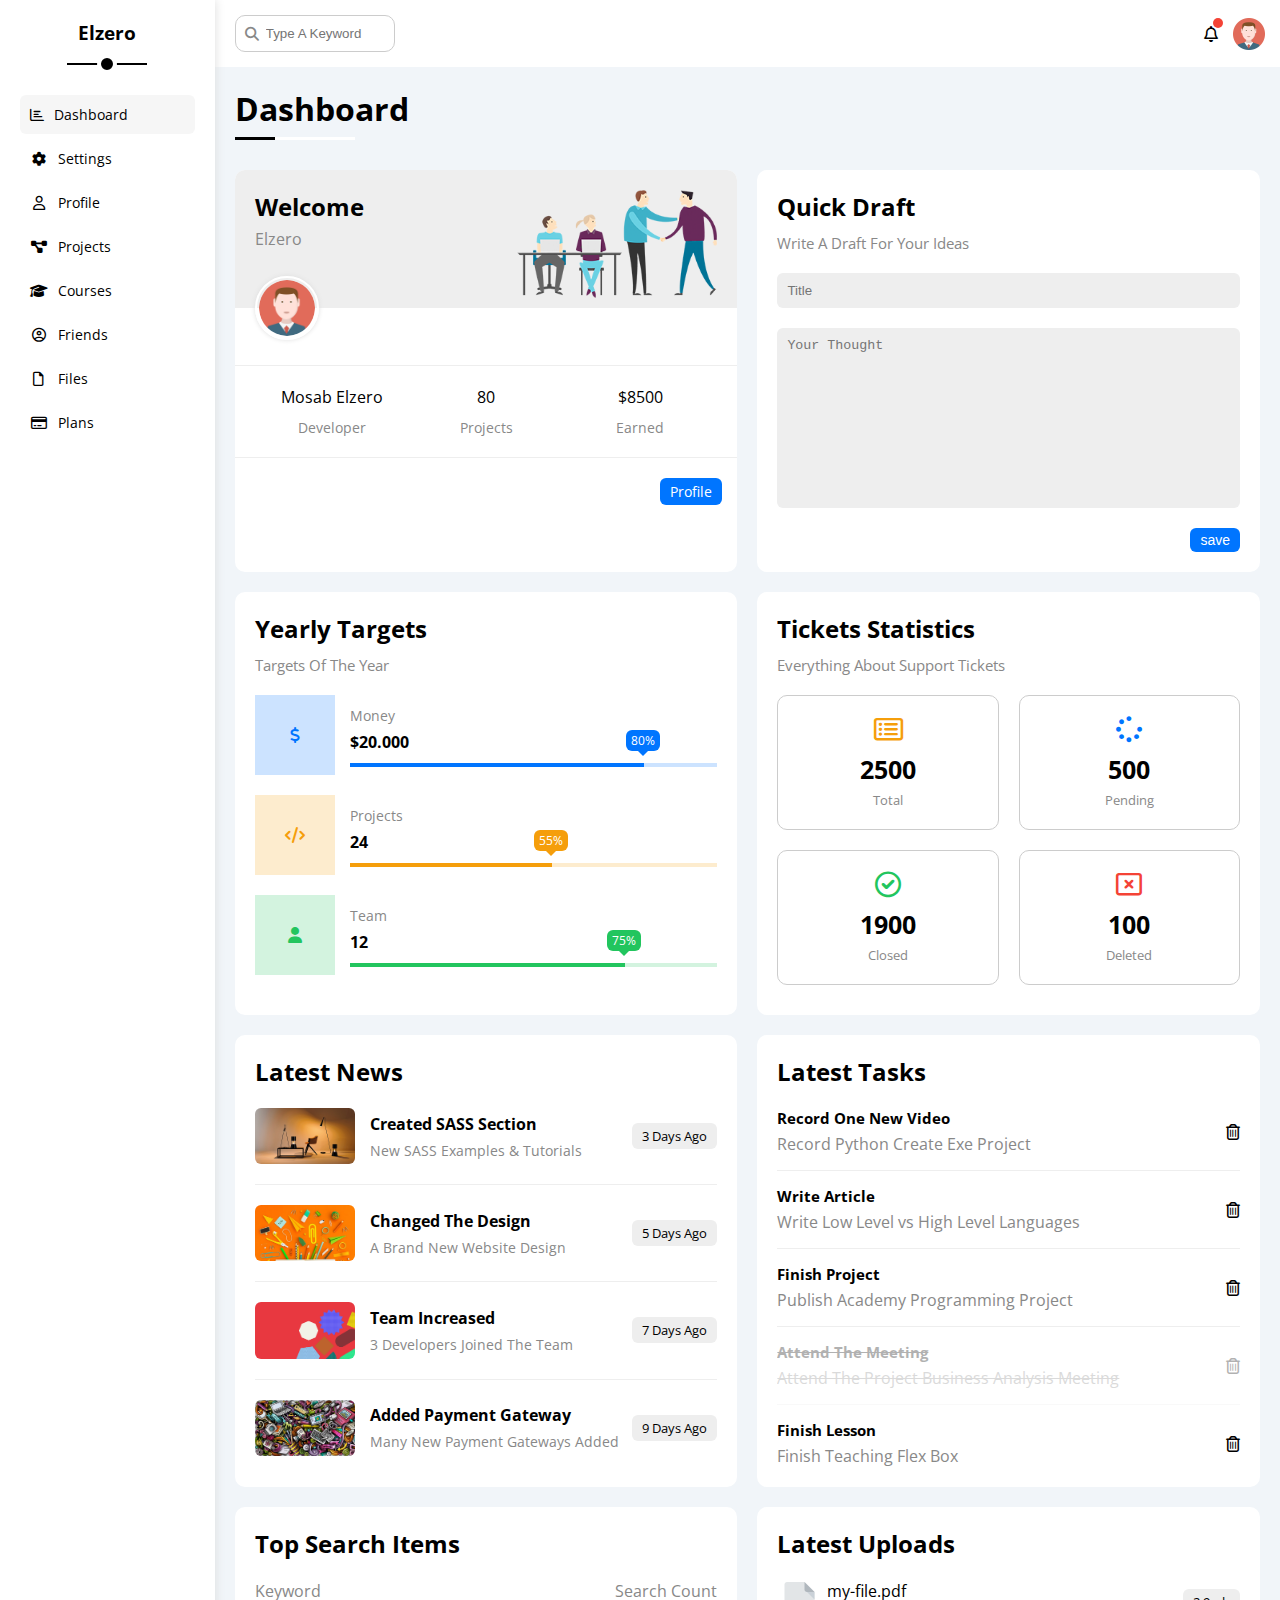
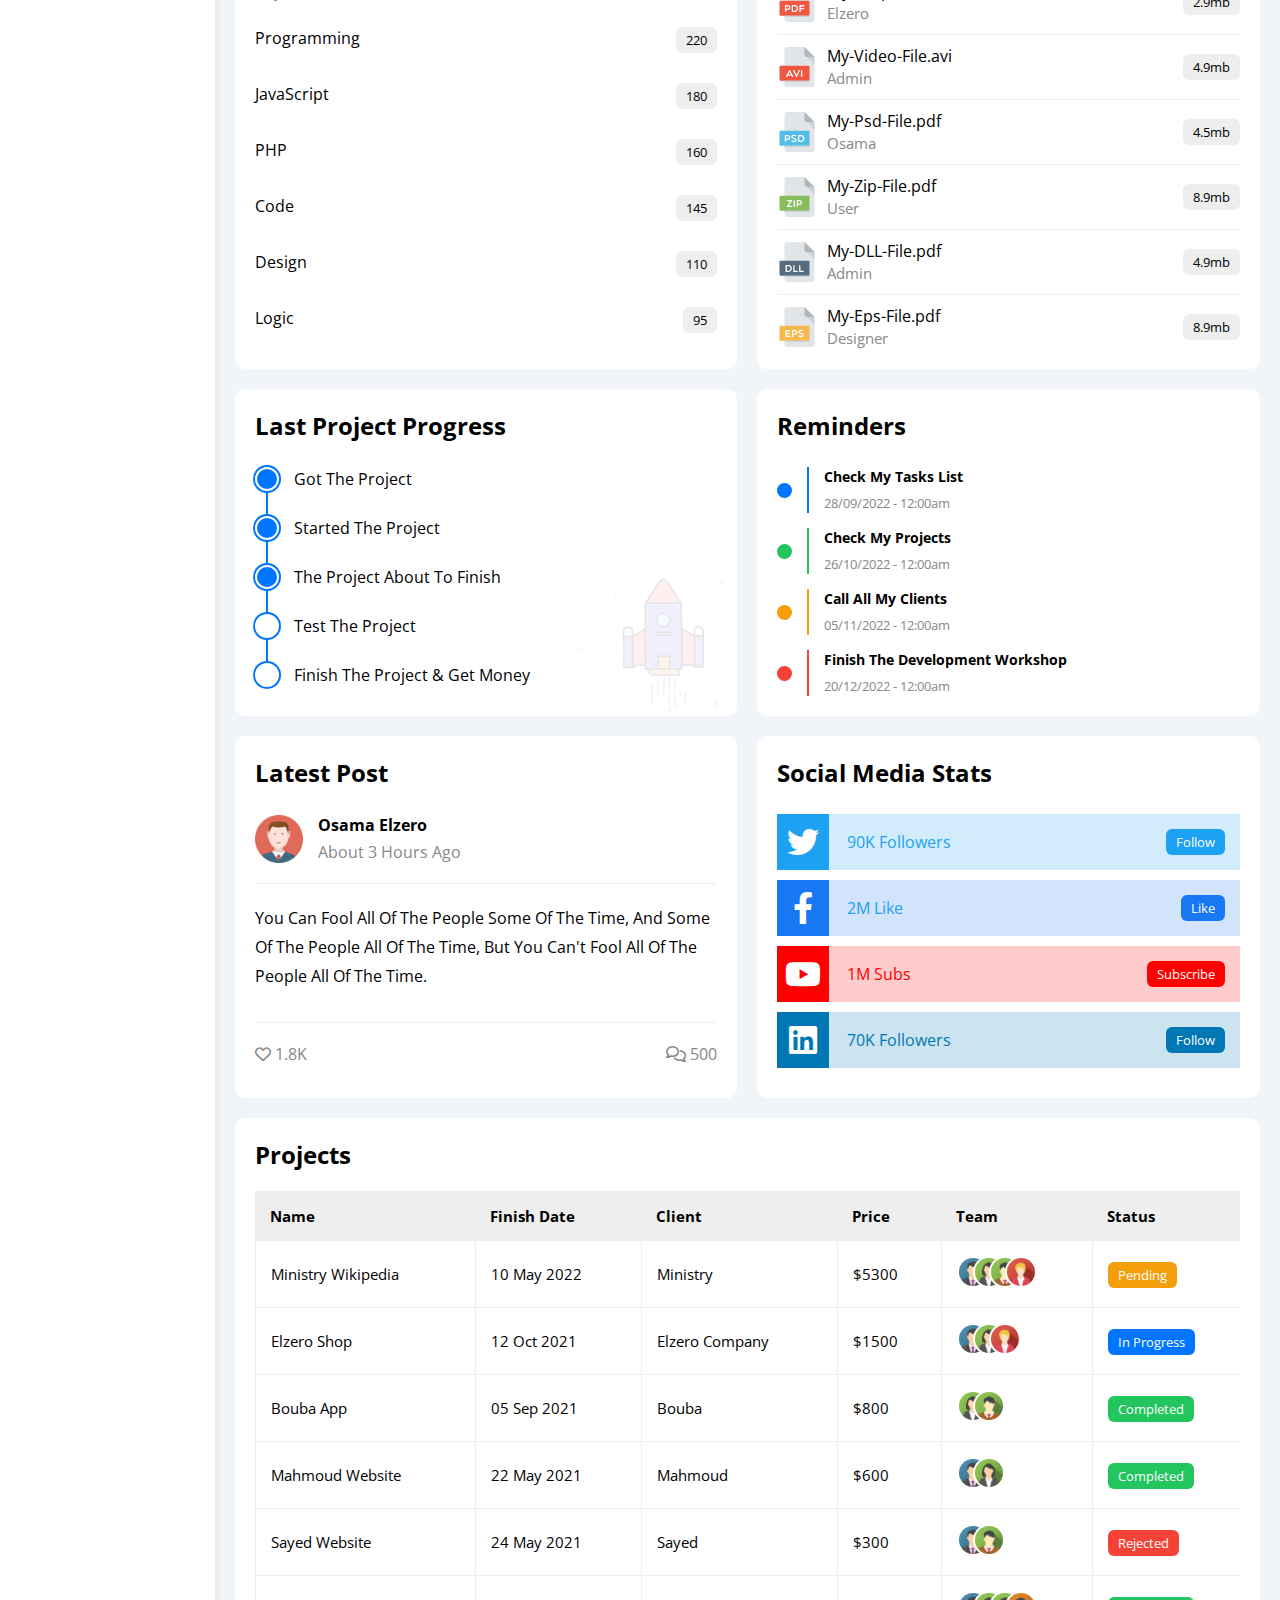
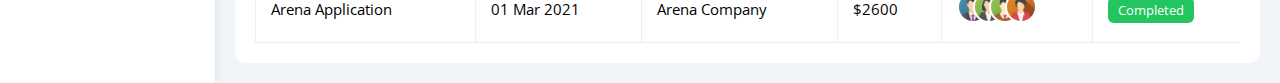
<file: index.html>
<!DOCTYPE html>
<html lang="en">
  <head>
    <meta charset="UTF-8" />
    <meta http-equiv="X-UA-Compatible" content="IE=edge" />
    <meta name="viewport" content="width=device-width, initial-scale=1.0" />
    <title>Dashboard</title>
    <link rel="stylesheet" href="css/all.min.css" />
    <link rel="stylesheet" href="css/framework.css" />
    <link rel="stylesheet" href="css/master.css" />
    <link rel="preconnect" href="https://fonts.googleapis.com" />
    <link rel="preconnect" href="https://fonts.gstatic.com" crossorigin />
    <link href="https://fonts.googleapis.com/css2?family=Open+Sans:wght@300;500&display=swap" rel="stylesheet" />
  </head>
  <body>
    <div class="page d-flex">
        <div class="sidebar bg-white p-20 p-relative">
        <h3 class="p-relative txt-c mt-0">Elzero</h3>
        <ul>
          <li>
            <a class="active d-flex align-center fs-14 c-black rad-6 p-10" href="index.html">
                <i class="fa-regular fa-chart-bar"></i>
              <span>Dashboard</span>
            </a>
          </li>
        
        <li>
          <a class="d-flex align-center fs-14 c-black rad-6 p-10" href="settings.html">
            <i class="fa-solid fa-gear fa-fw"></i>
            <span>Settings</span>
          </a>
        </li>
        <li>
          <a class="d-flex align-center fs-14 c-black rad-6 p-10" href="profile.html">
            <i class="fa-regular fa-user fa-fw"></i>
            <span>Profile</span>
          </a>
        </li>
        <li>
          <a class="d-flex align-center fs-14 c-black rad-6 p-10" href="projects.html">
            <i class="fa-solid fa-diagram-project fa-fw"></i>
            <span>Projects</span>
          </a>
        </li>
        <li>
          <a class="d-flex align-center fs-14 c-black rad-6 p-10" href="courses.html">
            <i class="fa-solid fa-graduation-cap fa-fw"></i>
            <span>Courses</span>
          </a>
        </li>
        <li>
          <a class="d-flex align-center fs-14 c-black rad-6 p-10" href="friends.html">
            <i class="fa-regular fa-circle-user fa-fw"></i>
            <span>Friends</span>
          </a>
        </li>
        <li>
          <a class="d-flex align-center fs-14 c-black rad-6 p-10" href="files.html">
            <i class="fa-regular fa-file fa-fw"></i>
            <span>Files</span>
          </a>
        </li>
        <li>
          <a class="d-flex align-center fs-14 c-black rad-6 p-10" href="plans.html">
            <i class="fa-regular fa-credit-card fa-fw"></i>
            <span>Plans</span>
          </a>
        </li>
      </ul>
        </div>
            <div class="content w-full">
              <!-- Start Head -->
              <div class="head bg-white p-15 between-flex">
                <div class="search p-relative">
                  <input class="p-10" type="search" placeholder="Type A Keyword">
                </div>
                <div class="icons d-flex align-center">
                  <span class=" notification p-relative">
                    <i class="fa-regular fa-bell fa-1g"></i>
                  </span>
                  <img src="imgs/avatar.png" alt="">
                </div>
              </div>
              <!-- End Head -->
              <h1 class="p-relative">Dashboard</h1>
              <div class=" wrapper d-grid gap-20">
                <!-- Start Welcome Widget -->
                <div class="welcome bg-white rad-10 txt-c-mobile block-mobile">
                  <div class="intro p-20 d-flex space-between bg-eee">
                    <div>
                      <h2 class="m-0">Welcome</h2>
                      <p class="c-grey mt-5">Elzero</p>
                    </div>
                    <img class="hide-mobile" src="imgs/welcome.png" alt="">
                  </div>
                  <img src="imgs/avatar.png" alt="" class="avatar">
                  <div class="body txt-c d-flex p-20 mt-20 mb-20 block-mobile">
                    <div> Mosab Elzero<span class="d-block c-grey fs-14 mt-10"> Developer </span> </div>
                    <div>80 <span class="d-block c-grey fs-14 mt-10">Projects</span></div>
                    <div>$8500 <span class="d-block c-grey fs-14 mt-10">Earned</span></div>
                  </div>
                  <a href="profile.html" class="visit d-block fs-14 bg-blue c-white w-fit btn-shape ">Profile</a>
                </div>
                <!-- End Welcome Widget -->
                <!-- Start Quick Draft Widget -->
                <div class="quick-draft p-20 bg-white rad-10">
                  <h2 class="mt-0 mb-10">Quick Draft</h2>
                  <p class="mt-0 mb-20 c-grey fs-15">Write  A Draft For Your Ideas</p>
                  <form >
                    <input class="d-block mb-20 w-full p-10 b-none bg-eee rad-6" type="text" placeholder="Title"/>
                    <textarea class="d-block mb-20 w-full p-10 b-none bg-eee rad-6" placeholder="Your Thought"></textarea>
                    <input class="save d-block fs-14 bg-blue c-white b-none w-fit btn-shape" type="submit" value="save"/>
                  </form>
                </div>
                <!-- End Quick Draft Widget -->
                <!-- Start Target Widget-->
                <div class="targets p-20 bg-white rad-10">
                  <h2 class="mt-0 mb-10">Yearly Targets</h2>
                  <p class="mt-0 mb-20 c-grey fs-15"> Targets Of The Year</p>
                  <div class="target-row mb-20  blue center-flex">
                    <div class="icon center-flex">
                      <i class="fa-solid fa-dollar-sign fa-1g c-blue"></i>
                    </div>
                    <div class="details">
                      <span class="fs-14 c-grey">Money</span>
                      <span class="d-block mt-5 mb-10 fw-bold">$20.000</span>
                      <div class="progress p-relative">
                        <span class="bg-blue blue" style="width: 80%">
                        <span class="bg-blue">80%</span>
                        </span>
                      </div>
                    </div>
                  </div>
                  <div class="target-row mb-20 center-flex orange">
                    <div class="icon center-flex">
                      <i class="fa-solid fa-code fa-1g c-orange"></i>
                    </div>
                    <div class="details">
                      <span class="fs-14 c-grey">Projects</span>
                      <span class="d-block mt-5 mb-10 fw-bold">24</span>
                      <div class="progress p-relative">
                        <span class="bg-orange orange" style="width: 55%">
                        <span class="bg-orange">55%</span>
                        </span>
                      </div>
                    </div>
                  </div>
                  <div class="target-row mb-20 center-flex green">
                    <div class="icon center-flex">
                      <i class="fa-solid fa-user fa-1g c-green"></i>
                    </div>
                    <div class="details">
                      <span class="fs-14 c-grey">Team</span>
                      <span class="d-block mt-5 mb-10 fw-bold">12</span>
                      <div class="progress p-relative">
                        <span class="bg-green green" style="width: 75%">
                        <span class="bg-green">75%</span>
                        </span>
                      </div>
                    </div>
                  </div>
                </div>
                <!-- End Target Widget-->
                <!-- Start Tickets Widget  -->
                <div class="tickets p-20 bg-white rad-10">
                  <h2 class="mt-0 mb-10">Tickets Statistics</h2>
                  <p class="mt-0 mb-20 c-grey fs-15">Everything About Support Tickets</p>
                  <div class="d-flex txt-c gap-20 f-wrap">
                    <div class="box p-20 rad-10 fs-13 c-grey">
                      <i class="fa-regular fa-rectangle-list fa-2x mb-10 c-orange"></i>
                      <span class="d-block c-black fw-bold fs-25 mb-5">2500</span>
                      Total
                    </div>
                    <div class="box p-20 rad-10 fs-13 c-grey">
                      <i class="fa-solid fa-spinner fa-2x mb-10 c-blue"></i>
                      <span class="d-block c-black fw-bold fs-25 mb-5">500</span>
                      Pending
                    </div>
                    <div class="box p-20 rad-10 fs-13 c-grey">
                      <i class="fa-regular fa-circle-check fa-2x mb-10 c-green"></i>
                      <span class="d-block c-black fw-bold fs-25 mb-5">1900</span>
                      Closed
                    </div>
                    <div class="box p-20 rad-10 fs-13 c-grey">
                      <i class="fa-regular fa-rectangle-xmark fa-2x mb-10 c-red"></i>
                      <span class="d-block c-black fw-bold fs-25 mb-5">100</span>
                      Deleted
                    </div>
                  </div>
                </div>
                <!-- End Tickets Widget  -->
                <!-- Start Latest News -->
                <div class="latest-news p-20 bg-white rad-10 txt-c-mobile">
                  <h2 class="mt-0 mb-20">Latest News</h2>
                  <div class="news-row d-flex align-center">
                    <img src="imgs/news-01.png" alt="" />
                    <div class="info">
                      <h3>Created SASS Section</h3>
                      <p class="m-0 fs-14 c-grey">New SASS Examples & Tutorials</p>
                    </div>
                    <div class="btn-shape bg-eee fs-13 label">3 Days Ago</div>
                  </div>
                  <div class="news-row d-flex align-center">
                    <img src="imgs/news-02.png" alt="" />
                    <div class="info">
                      <h3>Changed The Design</h3>
                      <p class="m-0 fs-14 c-grey">A Brand New Website Design</p>
                    </div>
                    <div class="btn-shape bg-eee fs-13 label">5 Days Ago</div>
                  </div>
                  <div class="news-row d-flex align-center">
                    <img src="imgs/news-03.png" alt="" />
                    <div class="info">
                      <h3>Team Increased</h3>
                      <p class="m-0 fs-14 c-grey">3 Developers Joined The Team</p>
                    </div>
                    <div class="btn-shape bg-eee fs-13 label">7 Days Ago</div>
                  </div>
                  <div class="news-row d-flex align-center">
                    <img src="imgs/news-04.png" alt="" />
                    <div class="info">
                      <h3>Added Payment Gateway</h3>
                      <p class="m-0 fs-14 c-grey">Many New Payment Gateways Added</p>
                    </div>
                    <div class="btn-shape bg-eee fs-13 label">9 Days Ago</div>
                  </div>
                </div>
                <!-- End Latest News -->
                   <!-- Start Tasks Widget -->
          <div class="tasks p-20 bg-white rad-10">
            <h2 class="mt-0 mb-20">Latest Tasks</h2>
            <div class="task-row between-flex">
              <div class="info">
                <h3 class="mt-0 mb-5 fs-15">Record One New Video</h3>
                <p class="m-0 c-grey">Record Python Create Exe Project</p>
              </div>
              <i class="fa-regular fa-trash-can delete"></i>
            </div>
            <div class="task-row between-flex">
              <div class="info">
                <h3 class="mt-0 mb-5 fs-15">Write Article</h3>
                <p class="m-0 c-grey">Write Low Level vs High Level Languages</p>
              </div>
              <i class="fa-regular fa-trash-can delete"></i>
            </div>
            <div class="task-row between-flex">
              <div class="info">
                <h3 class="mt-0 mb-5 fs-15">Finish Project</h3>
                <p class="m-0 c-grey">Publish Academy Programming Project</p>
              </div>
              <i class="fa-regular fa-trash-can delete"></i>
            </div>
            <div class="task-row between-flex done">
              <div class="info">
                <h3 class="mt-0 mb-5 fs-15">Attend The Meeting</h3>
                <p class="m-0 c-grey">Attend The Project Business Analysis Meeting</p>
              </div>
              <i class="fa-regular fa-trash-can delete"></i>
            </div>
            <div class="task-row between-flex">
              <div class="info">
                <h3 class="mt-0 mb-5 fs-15">Finish Lesson</h3>
                <p class="m-0 c-grey">Finish Teaching Flex Box</p>
              </div>
              <i class="fa-regular fa-trash-can delete"></i>
            </div>
          </div>
          <!-- End Tasks -->
                    <!-- Start Top Search Word Widget -->
                    <div class="search-items p-20 bg-white rad-10">
                      <h2 class="mt-0 mb-20">Top Search Items</h2>
                      <div class="items-head d-flex space-between c-grey mb-10">
                        <div>Keyword</div>
                        <div>Search Count</div>
                      </div>
                      <div class="items d-flex space-between pt-15 pb-15">
                        <span>Programming</span>
                        <span class="bg-eee fs-13 btn-shape">220</span>
                      </div>
                      <div class="items d-flex space-between pt-15 pb-15">
                        <span>JavaScript</span>
                        <span class="bg-eee btn-shape fs-13">180</span>
                      </div>
                      <div class="items d-flex space-between pt-15 pb-15">
                        <span>PHP</span>
                        <span class="bg-eee btn-shape fs-13">160</span>
                      </div>
                      <div class="items d-flex space-between pt-15 pb-15">
                        <span>Code</span>
                        <span class="bg-eee btn-shape fs-13">145</span>
                      </div>
                      <div class="items d-flex space-between pt-15 pb-15">
                        <span>Design</span>
                        <span class="bg-eee btn-shape fs-13">110</span>
                      </div>
                      <div class="items d-flex space-between pt-15 pb-15">
                        <span>Logic</span>
                        <span class="bg-eee btn-shape fs-13">95</span>
                      </div>
                    </div>
                    <!-- End Top Search Word Widget -->
                        <!-- Start Latest Uploads Widget -->
          <div class="latest-uploads p-20 bg-white rad-10">
            <h2 class="mt-0 mb-20">Latest Uploads</h2>
            <ul class="m-0">
              <li class="between-flex pb-10 mb-10">
                <div class="d-flex align-center">
                  <img class="mr-10" src="imgs/pdf.svg" alt="" />
                  <div>
                    <span class="d-block">my-file.pdf</span>
                    <span class="fs-15 c-grey">Elzero</span>
                  </div>
                </div>
                <div class="bg-eee btn-shape fs-13">2.9mb</div>
              </li>
              <li class="between-flex pb-10 mb-10">
                <div class="d-flex align-center">
                  <img class="mr-10" src="imgs/avi.svg" alt="" />
                  <div>
                    <span class="d-block">My-Video-File.avi</span>
                    <span class="fs-15 c-grey">Admin</span>
                  </div>
                </div>
                <div class="bg-eee btn-shape fs-13">4.9mb</div>
              </li>
              <li class="between-flex pb-10 mb-10">
                <div class="d-flex align-center">
                  <img class="mr-10" src="imgs/psd.svg" alt="" />
                  <div>
                    <span class="d-block">My-Psd-File.pdf</span>
                    <span class="fs-15 c-grey">Osama</span>
                  </div>
                </div>
                <div class="bg-eee btn-shape fs-13">4.5mb</div>
              </li>
              <li class="between-flex pb-10 mb-10">
                <div class="d-flex align-center">
                  <img class="mr-10" src="imgs/zip.svg" alt="" />
                  <div>
                    <span class="d-block">My-Zip-File.pdf</span>
                    <span class="fs-15 c-grey">User</span>
                  </div>
                </div>
                <div class="bg-eee btn-shape fs-13">8.9mb</div>
              </li>
              <li class="between-flex pb-10 mb-10">
                <div class="d-flex align-center">
                  <img class="mr-10" src="imgs/dll.svg" alt="" />
                  <div>
                    <span class="d-block">My-DLL-File.pdf</span>
                    <span class="fs-15 c-grey">Admin</span>
                  </div>
                </div>
                <div class="bg-eee btn-shape fs-13">4.9mb</div>
              </li>
              <li class="between-flex">
                <div class="d-flex align-center">
                  <img class="mr-10" src="imgs/eps.svg" alt="" />
                  <div>
                    <span class="d-block">My-Eps-File.pdf</span>
                    <span class="fs-15 c-grey">Designer</span>
                  </div>
                </div>
                <div class="bg-eee btn-shape fs-13">8.9mb</div>
              </li>
            </ul>
          </div>
          <!-- End Latest Uploads Widget -->
          <!-- Start Last Project Progress Widget -->
          <div class="last-project p-20 bg-white rad-10 p-relative">
            <h2 class="mt-0 mb-20">Last Project Progress</h2>
            <ul class="m-0 p-relative">
              <li class="mt-25 d-flex align-center done">Got The Project</li>
              <li class="mt-25 d-flex align-center done">Started The Project</li>
              <li class="mt-25 d-flex align-center done">The Project About To Finish</li>
              <li class="mt-25 d-flex align-center current">Test The Project</li>
              <li class="mt-25 d-flex align-center">Finish The Project & Get Money</li>
            </ul>
            <img class="launch-icon hide-mobile" src="imgs/project.png" alt="" />
          </div>
          <!-- End Last Project Progress Widget -->
           <!-- Start Reminders Widget -->
           <div class="reminders p-20 bg-white rad-10 p-relative">
            <h2 class="mt-0 mb-25">Reminders</h2>
            <ul class="m-0">
              <li class="d-flex align-center mt-15">
                <span class="key bg-blue mr-15 d-block rad-half"></span>
                <div class="pl-15 blue">
                  <p class="fs-14 fw-bold mt-0 mb-5">Check My Tasks List</p>
                  <span class="fs-13 c-grey">28/09/2022 - 12:00am</span>
                </div>
              </li>
              <li class="d-flex align-center mt-15">
                <span class="key bg-green mr-15 d-block rad-half"></span>
                <div class="pl-15 green">
                  <p class="fs-14 fw-bold mt-0 mb-5">Check My Projects</p>
                  <span class="fs-13 c-grey">26/10/2022 - 12:00am</span>
                </div>
              </li>
              <li class="d-flex align-center mt-15">
                <span class="key bg-orange mr-15 d-block rad-half"></span>
                <div class="pl-15 orange">
                  <p class="fs-14 fw-bold mt-0 mb-5">Call All My Clients</p>
                  <span class="fs-13 c-grey">05/11/2022 - 12:00am</span>
                </div>
              </li>
              <li class="d-flex align-center mt-15">
                <span class="key bg-red mr-15 d-block rad-half"></span>
                <div class="pl-15 red">
                  <p class="fs-14 fw-bold mt-0 mb-5">Finish The Development Workshop</p>
                  <span class="fs-13 c-grey">20/12/2022 - 12:00am</span>
                </div>
              </li>
            </ul>
          </div>
          <!-- End Reminders Widget -->
           <!-- Start Latest Post Widget -->
           <div class="latest-post p-20 bg-white rad-10 p-relative">
            <h2 class="mt-0 mb-25">Latest Post</h2>
            <div class="top d-flex align-center">
              <img class="avatar mr-15" src="imgs/avatar.png" alt="" />
              <div class="info">
                <span class="d-block mb-5 fw-bold">Osama Elzero</span>
                <span class="c-grey">About 3 Hours Ago</span>
              </div>
            </div>
            <div class="post-content txt-c-mobile pt-20 pb-20 mt-20 mb-20">
              You can fool all of the people some of the time, and some of the people all of the time, but you can't
              fool all of the people all of the time.
            </div>
            <div class="post-stats between-flex c-grey">
              <div>
                <i class="fa-regular fa-heart"></i>
                <span>1.8K</span>
              </div>
              <div>
                <i class="fa-regular fa-comments"></i>
                <span>500</span>
              </div>
            </div>
          </div>
          <!-- End Latest Post Widget -->
          <!-- Start Social Media Stats Widget -->
          <div class="social-media p-20 bg-white rad-10 p-relative">
            <h2 class="mt-0 mb-25">Social Media Stats</h2>
            <div class="box twitter p-15 p-relative mb-10 between-flex">
              <i class="fa-brands fa-twitter fa-2x c-white h-full center-flex"></i>
              <span>90K Followers</span>
              <a class="fs-13 c-white btn-shape" href="#">Follow</a>
            </div>
            <div class="box facebook p-15 p-relative mb-10 between-flex">
              <i class="fa-brands fa-facebook-f fa-2x c-white h-full center-flex"></i>
              <span>2M Like</span>
              <a class="fs-13 c-white btn-shape" href="#">Like</a>
            </div>
            <div class="box youtube p-15 p-relative mb-10 between-flex">
              <i class="fa-brands fa-youtube fa-2x c-white h-full center-flex"></i>
              <span>1M Subs</span>
              <a class="fs-13 c-white btn-shape" href="#">Subscribe</a>
            </div>
            <div class="box linkedin p-15 p-relative mb-10 between-flex">
              <i class="fa-brands fa-linkedin fa-2x c-white h-full center-flex"></i>
              <span>70K Followers</span>
              <a class="fs-13 c-white btn-shape" href="#">Follow</a>
            </div>
          </div>
          <!-- Start End Media Stats Widget -->
        </div>
        <!-- Start Projects Table -->
        <div class="projects p-20 bg-white rad-10 m-20">
          <h2 class="mt-0 mb-20">Projects</h2>
          <div class="responsive-table">
            <table class="fs-15 w-full">
              <thead>
                <tr>
                  <td>Name</td>
                  <td>Finish Date</td>
                  <td>Client</td>
                  <td>Price</td>
                  <td>Team</td>
                  <td>Status</td>
                </tr>
              </thead>
              <tbody>
                <tr>
                  <td>Ministry Wikipedia</td>
                  <td>10 May 2022</td>
                  <td>Ministry</td>
                  <td>$5300</td>
                  <td>
                    <img src="imgs/team-01.png" alt="" />
                    <img src="imgs/team-02.png" alt="" />
                    <img src="imgs/team-03.png" alt="" />
                    <img src="imgs/team-05.png" alt="" />
                  </td>
                  <td>
                    <span class="label btn-shape bg-orange c-white">Pending</span>
                  </td>
                </tr>
                <tr>
                  <td>Elzero Shop</td>
                  <td>12 Oct 2021</td>
                  <td>Elzero Company</td>
                  <td>$1500</td>
                  <td>
                    <img src="imgs/team-01.png" alt="" />
                    <img src="imgs/team-02.png" alt="" />
                    <img src="imgs/team-05.png" alt="" />
                  </td>
                  <td><span class="label btn-shape bg-blue c-white">In Progress</span></td>
                </tr>
                <tr>
                  <td>Bouba App</td>
                  <td>05 Sep 2021</td>
                  <td>Bouba</td>
                  <td>$800</td>
                  <td>
                    <img src="imgs/team-02.png" alt="" />
                    <img src="imgs/team-03.png" alt="" />
                  </td>
                  <td><span class="label btn-shape bg-green c-white">Completed</span></td>
                </tr>
                <tr>
                  <td>Mahmoud Website</td>
                  <td>22 May 2021</td>
                  <td>Mahmoud</td>
                  <td>$600</td>
                  <td>
                    <img src="imgs/team-01.png" alt="" />
                    <img src="imgs/team-02.png" alt="" />
                  </td>
                  <td><span class="label btn-shape bg-green c-white">Completed</span></td>
                </tr>
                <tr>
                  <td>Sayed Website</td>
                  <td>24 May 2021</td>
                  <td>Sayed</td>
                  <td>$300</td>
                  <td>
                    <img src="imgs/team-01.png" alt="" />
                    <img src="imgs/team-03.png" alt="" />
                  </td>
                  <td><span class="label btn-shape bg-red c-white">Rejected</span></td>
                </tr>
                <tr>
                  <td>Arena Application</td>
                  <td>01 Mar 2021</td>
                  <td>Arena Company</td>
                  <td>$2600</td>
                  <td>
                    <img src="imgs/team-01.png" alt="" />
                    <img src="imgs/team-02.png" alt="" />
                    <img src="imgs/team-03.png" alt="" />
                    <img src="imgs/team-04.png" alt="" />
                  </td>
                  <td><span class="label btn-shape bg-green c-white">Completed</span></td>
                </tr>
              </tbody>
            </table>
          </div>
        </div>
        <!-- End Projects Table -->
              </div>
            </div>
        
  </body>
</html>
</file>
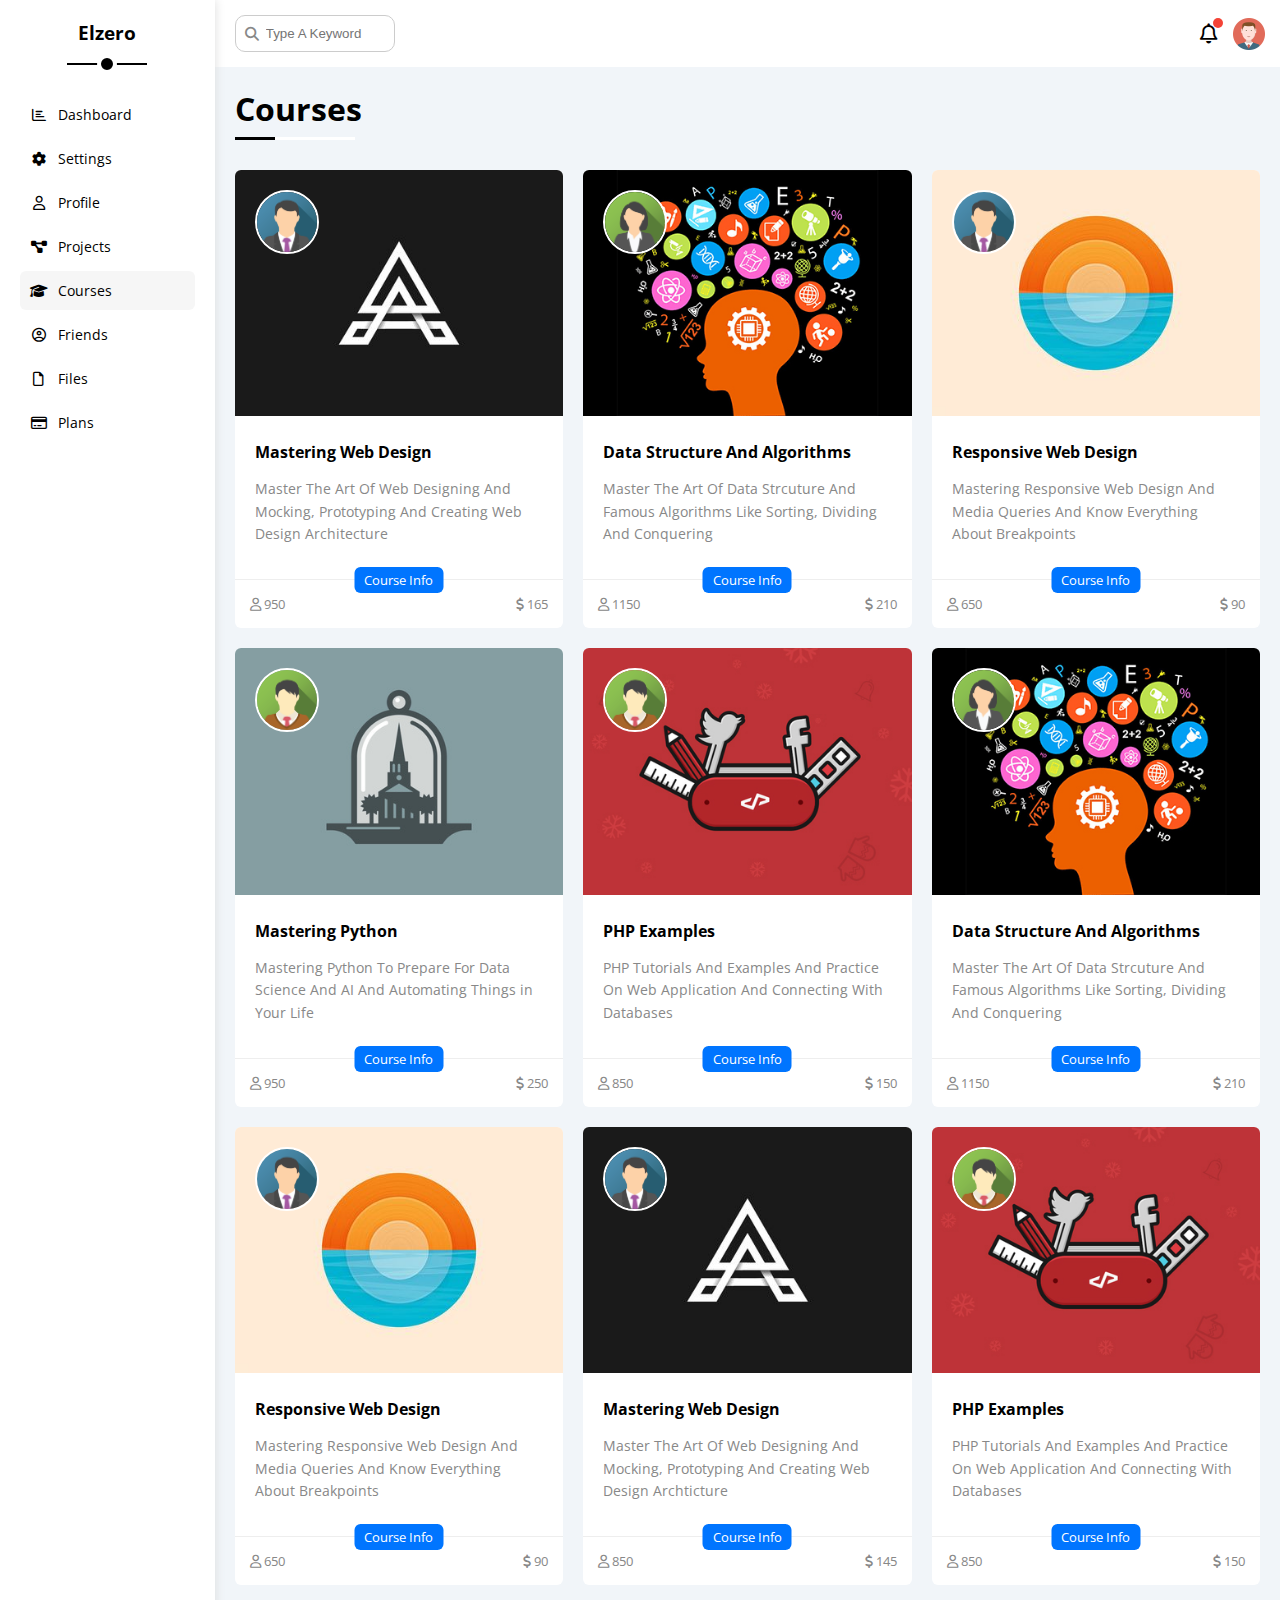
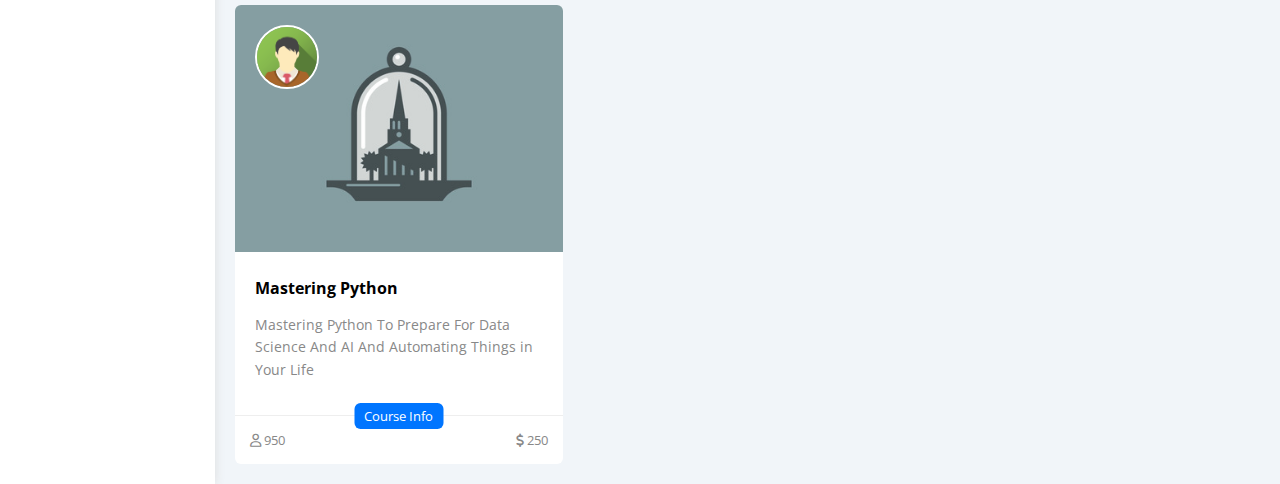
<file: courses.html>
<!DOCTYPE html>
<html lang="en">
  <head>
    <meta charset="UTF-8" />
    <meta http-equiv="X-UA-Compatible" content="IE=edge" />
    <meta name="viewport" content="width=device-width, initial-scale=1.0" />
    <title>Courses</title>
    <link rel="stylesheet" href="css/all.min.css" />
    <link rel="stylesheet" href="css/framework.css" />
    <link rel="stylesheet" href="css/master.css" />
    <link rel="preconnect" href="https://fonts.googleapis.com" />
    <link rel="preconnect" href="https://fonts.gstatic.com" crossorigin />
    <link href="https://fonts.googleapis.com/css2?family=Open+Sans:wght@300;500&display=swap" rel="stylesheet" />
  </head>
  <body>
    <div class="page d-flex">
      <div class="sidebar bg-white p-20 p-relative">
        <h3 class="p-relative txt-c mt-0">Elzero</h3>
        <ul>
          <li>
            <a class="d-flex align-center fs-14 c-black rad-6 p-10" href="index.html">
              <i class="fa-regular fa-chart-bar fa-fw"></i>
              <span>Dashboard</span>
            </a>
          </li>
          <li>
            <a class="d-flex align-center fs-14 c-black rad-6 p-10" href="settings.html">
              <i class="fa-solid fa-gear fa-fw"></i>
              <span>Settings</span>
            </a>
          </li>
          <li>
            <a class="d-flex align-center fs-14 c-black rad-6 p-10" href="profile.html">
              <i class="fa-regular fa-user fa-fw"></i>
              <span>Profile</span>
            </a>
          </li>
          <li>
            <a class="d-flex align-center fs-14 c-black rad-6 p-10" href="projects.html">
              <i class="fa-solid fa-diagram-project fa-fw"></i>
              <span>Projects</span>
            </a>
          </li>
          <li>
            <a class="active d-flex align-center fs-14 c-black rad-6 p-10" href="courses.html">
              <i class="fa-solid fa-graduation-cap fa-fw"></i>
              <span>Courses</span>
            </a>
          </li>
          <li>
            <a class="d-flex align-center fs-14 c-black rad-6 p-10" href="friends.html">
              <i class="fa-regular fa-circle-user fa-fw"></i>
              <span>Friends</span>
            </a>
          </li>
          <li>
            <a class="d-flex align-center fs-14 c-black rad-6 p-10" href="files.html">
              <i class="fa-regular fa-file fa-fw"></i>
              <span>Files</span>
            </a>
          </li>
          <li>
            <a class="d-flex align-center fs-14 c-black rad-6 p-10" href="plans.html">
              <i class="fa-regular fa-credit-card fa-fw"></i>
              <span>Plans</span>
            </a>
          </li>
        </ul>
      </div>
      <div class="content w-full">
        <!-- Start Head -->
        <div class="head bg-white p-15 between-flex">
          <div class="search p-relative">
            <input class="p-10" type="search" placeholder="Type A Keyword" />
          </div>
          <div class="icons d-flex align-center">
            <span class="notification p-relative">
              <i class="fa-regular fa-bell fa-lg"></i>
            </span>
            <img src="imgs/avatar.png" alt="" />
          </div>
        </div>
        <!-- End Head -->
        <h1 class="p-relative">Courses</h1>
        <div class="courses-page d-grid m-20 gap-20">
          <div class="course bg-white rad-6 p-relative">
            <img class="cover" src="imgs/course-01.jpg" alt="" />
            <img class="instructor" src="imgs/team-01.png" alt="" />
            <div class="p-20">
              <h4 class="m-0">Mastering Web Design</h4>
              <p class="description c-grey mt-15 fs-14">
                Master The Art Of Web Designing And Mocking, Prototyping And Creating Web Design Architecture
              </p>
            </div>
            <div class="info p-15 p-relative between-flex">
              <span class="title bg-blue c-white btn-shape">Course Info</span>
              <span class="c-grey">
                <i class="fa-regular fa-user"></i>
                950
              </span>
              <span class="c-grey">
                <i class="fa-solid fa-dollar-sign"></i>
                165
              </span>
            </div>
          </div>
          <div class="course bg-white rad-6 p-relative">
            <img class="cover" src="imgs/course-02.jpg" alt="" />
            <img class="instructor" src="imgs/team-02.png" alt="" />
            <div class="p-20">
              <h4 class="m-0">Data Structure And Algorithms</h4>
              <p class="description c-grey mt-15 fs-14">
                Master The Art Of Data Strcuture And Famous Algorithms Like Sorting, Dividing And Conquering
              </p>
            </div>
            <div class="info p-15 p-relative between-flex">
              <span class="title bg-blue c-white btn-shape">Course Info</span>
              <span class="c-grey"> <i class="fa-regular fa-user"></i> 1150</span>
              <span class="c-grey"><i class="fa-solid fa-dollar-sign"></i> 210</span>
            </div>
          </div>
          <div class="course bg-white rad-6 p-relative">
            <img class="cover" src="imgs/course-03.jpg" alt="" />
            <img class="instructor" src="imgs/team-01.png" alt="" />
            <div class="p-20">
              <h4 class="m-0">Responsive Web Design</h4>
              <p class="description c-grey mt-15 fs-14">
                Mastering Responsive Web Design And Media Queries And Know Everything About Breakpoints
              </p>
            </div>
            <div class="info p-15 p-relative between-flex">
              <span class="title bg-blue c-white btn-shape">Course Info</span>
              <span class="c-grey"> <i class="fa-regular fa-user"></i> 650</span>
              <span class="c-grey"><i class="fa-solid fa-dollar-sign"></i> 90</span>
            </div>
          </div>
          <div class="course bg-white rad-6 p-relative">
            <img class="cover" src="imgs/course-04.jpg" alt="" />
            <img class="instructor" src="imgs/team-03.png" alt="" />
            <div class="p-20">
              <h4 class="m-0">Mastering Python</h4>
              <p class="description c-grey mt-15 fs-14">
                Mastering Python To Prepare For Data Science And AI And Automating Things in Your Life
              </p>
            </div>
            <div class="info p-15 p-relative between-flex">
              <span class="title bg-blue c-white btn-shape">Course Info</span>
              <span class="c-grey"> <i class="fa-regular fa-user"></i> 950</span>
              <span class="c-grey"><i class="fa-solid fa-dollar-sign"></i> 250</span>
            </div>
          </div>
          <div class="course bg-white rad-6 p-relative">
            <img class="cover" src="imgs/course-05.jpg" alt="" />
            <img class="instructor" src="imgs/team-03.png" alt="" />
            <div class="p-20">
              <h4 class="m-0">PHP Examples</h4>
              <p class="description c-grey mt-15 fs-14">
                PHP Tutorials And Examples And Practice On Web Application And Connecting With Databases
              </p>
            </div>
            <div class="info p-15 p-relative between-flex">
              <span class="title bg-blue c-white btn-shape">Course Info</span>
              <span class="c-grey"> <i class="fa-regular fa-user"></i> 850</span>
              <span class="c-grey"><i class="fa-solid fa-dollar-sign"></i> 150</span>
            </div>
          </div>
          <div class="course bg-white rad-6 p-relative">
            <img class="cover" src="imgs/course-02.jpg" alt="" />
            <img class="instructor" src="imgs/team-02.png" alt="" />
            <div class="p-20">
              <h4 class="m-0">Data Structure And Algorithms</h4>
              <p class="description c-grey mt-15 fs-14">
                Master The Art Of Data Strcuture And Famous Algorithms Like Sorting, Dividing And Conquering
              </p>
            </div>
            <div class="info p-15 p-relative between-flex">
              <span class="title bg-blue c-white btn-shape">Course Info</span>
              <span class="c-grey"> <i class="fa-regular fa-user"></i> 1150</span>
              <span class="c-grey"><i class="fa-solid fa-dollar-sign"></i> 210</span>
            </div>
          </div>
          <div class="course bg-white rad-6 p-relative">
            <img class="cover" src="imgs/course-03.jpg" alt="" />
            <img class="instructor" src="imgs/team-01.png" alt="" />
            <div class="p-20">
              <h4 class="m-0">Responsive Web Design</h4>
              <p class="description c-grey mt-15 fs-14">
                Mastering Responsive Web Design And Media Queries And Know Everything About Breakpoints
              </p>
            </div>
            <div class="info p-15 p-relative between-flex">
              <span class="title bg-blue c-white btn-shape">Course Info</span>
              <span class="c-grey"> <i class="fa-regular fa-user"></i> 650</span>
              <span class="c-grey"><i class="fa-solid fa-dollar-sign"></i> 90</span>
            </div>
          </div>
          <div class="course bg-white rad-6 p-relative">
            <img class="cover" src="imgs/course-01.jpg" alt="" />
            <img class="instructor" src="imgs/team-01.png" alt="" />
            <div class="p-20">
              <h4 class="m-0">Mastering Web Design</h4>
              <p class="description c-grey mt-15 fs-14">
                Master The Art Of Web Designing And Mocking, Prototyping And Creating Web Design Archticture
              </p>
            </div>
            <div class="info p-15 p-relative between-flex">
              <span class="title bg-blue c-white btn-shape">Course Info</span>
              <span class="c-grey"> <i class="fa-regular fa-user"></i> 850</span>
              <span class="c-grey"><i class="fa-solid fa-dollar-sign"></i> 145</span>
            </div>
          </div>
          <div class="course bg-white rad-6 p-relative">
            <img class="cover" src="imgs/course-05.jpg" alt="" />
            <img class="instructor" src="imgs/team-03.png" alt="" />
            <div class="p-20">
              <h4 class="m-0">PHP Examples</h4>
              <p class="description c-grey mt-15 fs-14">
                PHP Tutorials And Examples And Practice On Web Application And Connecting With Databases
              </p>
            </div>
            <div class="info p-15 p-relative between-flex">
              <span class="title bg-blue c-white btn-shape">Course Info</span>
              <span class="c-grey"> <i class="fa-regular fa-user"></i> 850</span>
              <span class="c-grey"><i class="fa-solid fa-dollar-sign"></i> 150</span>
            </div>
          </div>
          <div class="course bg-white rad-6 p-relative">
            <img class="cover" src="imgs/course-04.jpg" alt="" />
            <img class="instructor" src="imgs/team-03.png" alt="" />
            <div class="p-20">
              <h4 class="m-0">Mastering Python</h4>
              <p class="description c-grey mt-15 fs-14">
                Mastering Python To Prepare For Data Science And AI And Automating Things in Your Life
              </p>
            </div>
            <div class="info p-15 p-relative between-flex">
              <span class="title bg-blue c-white btn-shape">Course Info</span>
              <span class="c-grey"> <i class="fa-regular fa-user"></i> 950</span>
              <span class="c-grey"><i class="fa-solid fa-dollar-sign"></i> 250</span>
            </div>
          </div>
        </div>
      </div>
    </div>
  </body>
</html>
</file>
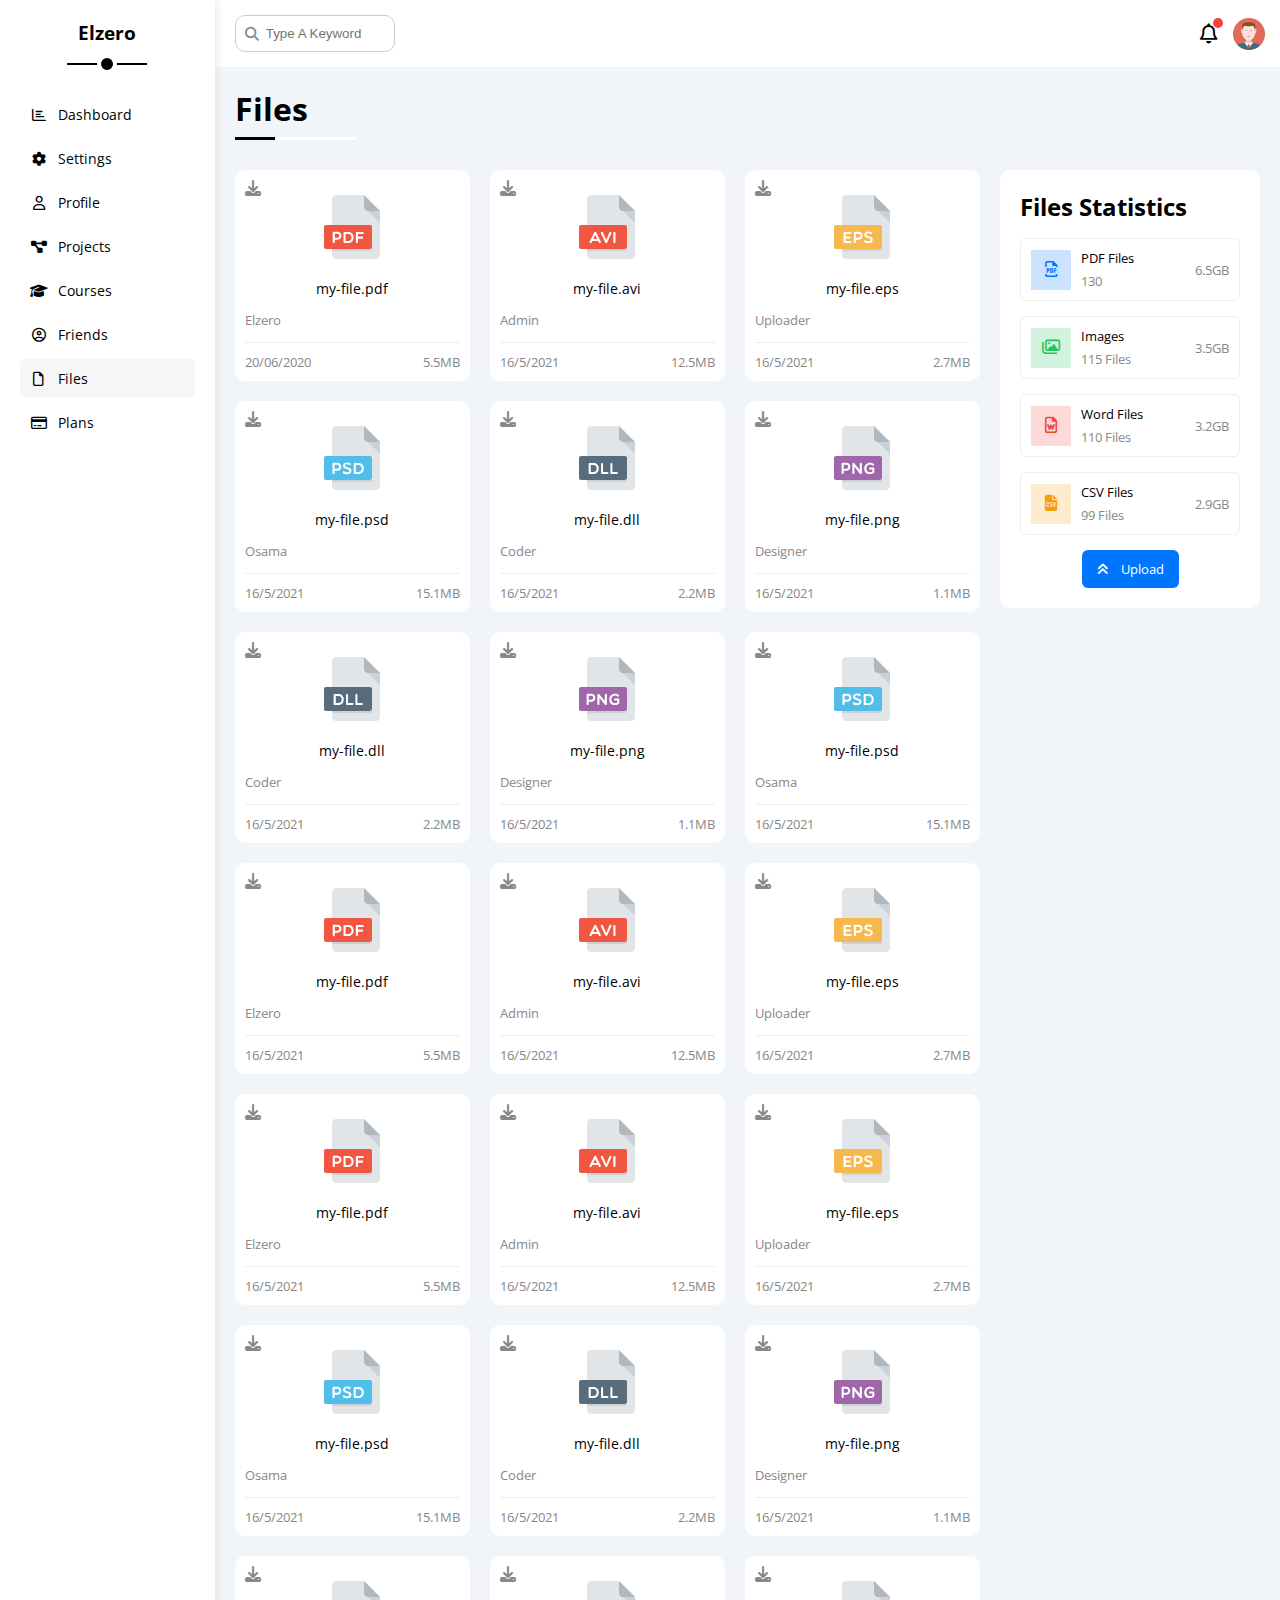
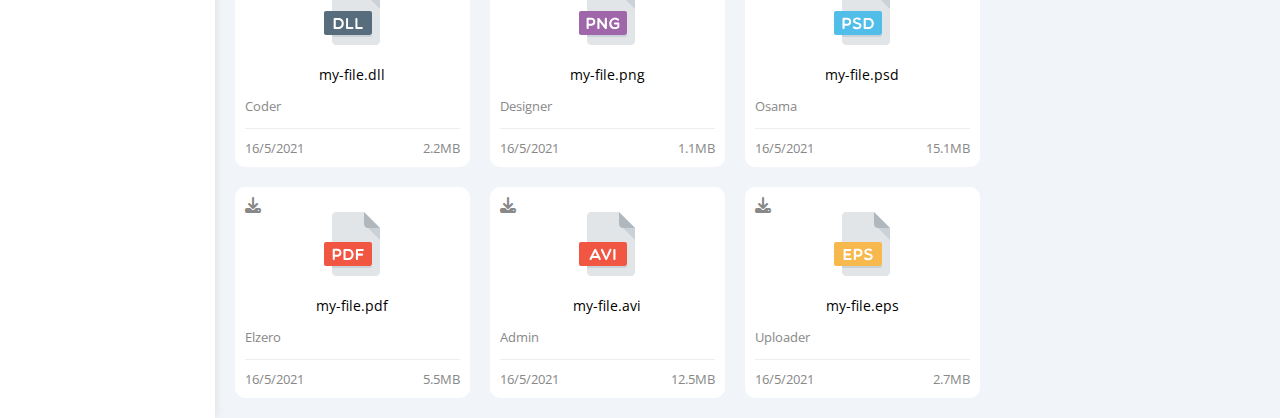
<file: files.html>
<!DOCTYPE html>
<html lang="en">
  <head>
    <meta charset="UTF-8" />
    <meta http-equiv="X-UA-Compatible" content="IE=edge" />
    <meta name="viewport" content="width=device-width, initial-scale=1.0" />
    <title>Files</title>
    <link rel="stylesheet" href="css/all.min.css" />
    <link rel="stylesheet" href="css/framework.css" />
    <link rel="stylesheet" href="css/master.css" />
    <link rel="preconnect" href="https://fonts.googleapis.com" />
    <link rel="preconnect" href="https://fonts.gstatic.com" crossorigin />
    <link href="https://fonts.googleapis.com/css2?family=Open+Sans:wght@300;500&display=swap" rel="stylesheet" />
  </head>
  <body>
    <div class="page d-flex">
      <div class="sidebar bg-white p-20 p-relative">
        <h3 class="p-relative txt-c mt-0">Elzero</h3>
        <ul>
          <li>
            <a class="d-flex align-center fs-14 c-black rad-6 p-10" href="index.html">
              <i class="fa-regular fa-chart-bar fa-fw"></i>
              <span>Dashboard</span>
            </a>
          </li>
          <li>
            <a class="d-flex align-center fs-14 c-black rad-6 p-10" href="settings.html">
              <i class="fa-solid fa-gear fa-fw"></i>
              <span>Settings</span>
            </a>
          </li>
          <li>
            <a class="d-flex align-center fs-14 c-black rad-6 p-10" href="profile.html">
              <i class="fa-regular fa-user fa-fw"></i>
              <span>Profile</span>
            </a>
          </li>
          <li>
            <a class="d-flex align-center fs-14 c-black rad-6 p-10" href="projects.html">
              <i class="fa-solid fa-diagram-project fa-fw"></i>
              <span>Projects</span>
            </a>
          </li>
          <li>
            <a class="d-flex align-center fs-14 c-black rad-6 p-10" href="courses.html">
              <i class="fa-solid fa-graduation-cap fa-fw"></i>
              <span>Courses</span>
            </a>
          </li>
          <li>
            <a class="d-flex align-center fs-14 c-black rad-6 p-10" href="friends.html">
              <i class="fa-regular fa-circle-user fa-fw"></i>
              <span>Friends</span>
            </a>
          </li>
          <li>
            <a class="active d-flex align-center fs-14 c-black rad-6 p-10" href="files.html">
              <i class="fa-regular fa-file fa-fw"></i>
              <span>Files</span>
            </a>
          </li>
          <li>
            <a class="d-flex align-center fs-14 c-black rad-6 p-10" href="plans.html">
              <i class="fa-regular fa-credit-card fa-fw"></i>
              <span>Plans</span>
            </a>
          </li>
        </ul>
      </div>
      <div class="content w-full">
        <!-- Start Head -->
        <div class="head bg-white p-15 between-flex">
          <div class="search p-relative">
            <input class="p-10" type="search" placeholder="Type A Keyword" />
          </div>
          <div class="icons d-flex align-center">
            <span class="notification p-relative">
              <i class="fa-regular fa-bell fa-lg"></i>
            </span>
            <img src="imgs/avatar.png" alt="" />
          </div>
        </div>
        <!-- End Head -->
        <h1 class="p-relative">Files</h1>
        <div class="files-page d-flex m-20 gap-20">
          <div class="files-stats p-20 bg-white rad-10">
            <h2 class="mt-0 mb-15 txt-c-mobile">Files Statistics</h2>
            <div class="d-flex align-center border-eee p-10 rad-6 mb-15 fs-13">
              <i class="fa-regular fa-file-pdf fa-lg blue center-flex c-blue icon"></i>
              <div class="info">
                <span>PDF Files</span>
                <span class="c-grey d-block mt-5">130</span>
              </div>
              <div class="size c-grey">6.5GB</div>
            </div>
            <div class="d-flex align-center border-eee p-10 rad-6 mb-15 fs-13">
              <i class="fa-regular fa-images fa-lg green center-flex c-green icon"></i>
              <div class="info">
                <span>Images</span>
                <span class="c-grey d-block mt-5">115 Files</span>
              </div>
              <div class="size c-grey">3.5GB</div>
            </div>
            <div class="d-flex align-center border-eee p-10 rad-6 mb-15 fs-13">
              <i class="fa-regular fa-file-word fa-lg red center-flex c-red icon"></i>
              <div class="info">
                <span>Word Files</span>
                <span class="c-grey d-block mt-5">110 Files</span>
              </div>
              <div class="size c-grey">3.2GB</div>
            </div>
            <div class="d-flex align-center border-eee p-10 rad-6 fs-13">
              <i class="fa-solid fa-file-csv fa-lg orange center-flex c-orange icon"></i>
              <div class="info">
                <span>CSV Files</span>
                <span class="c-grey d-block mt-5">99 Files</span>
              </div>
              <div class="size c-grey">2.9GB</div>
            </div>
            <a class="upload bg-blue c-white fs-13 rad-6 d-block w-fit" href="#">
              <i class="fa-solid fa-angles-up mr-10"></i>
              Upload
            </a>
          </div>
          <div class="files-content d-grid gap-20">
            <div class="file bg-white p-10 rad-10">
              <i class="fa-solid fa-download c-grey p-absolute"></i>
              <div class="icon txt-c">
                <img class="mt-15 mb-15" src="imgs/pdf.svg" alt="" />
              </div>
              <div class="txt-c mb-10 fs-14">my-file.pdf</div>
              <p class="c-grey fs-13">Elzero</p>
              <div class="info between-flex mt-10 pt-10 fs-13 c-grey">
                <span>20/06/2020</span>
                <span>5.5MB</span>
              </div>
            </div>
            <div class="file bg-white p-10 rad-10">
              <i class="fa-solid fa-download c-grey p-absolute"></i>
              <div class="icon txt-c">
                <img class="mt-15 mb-15" src="imgs/avi.svg" alt="" />
              </div>
              <div class="txt-c mb-10 fs-14">my-file.avi</div>
              <p class="c-grey fs-13">Admin</p>
              <div class="info between-flex mt-10 pt-10 fs-13 c-grey">
                <span>16/5/2021</span>
                <span>12.5MB</span>
              </div>
            </div>
            <div class="file bg-white p-10 rad-10">
              <i class="fa-solid fa-download c-grey p-absolute"></i>
              <div class="icon txt-c">
                <img class="mt-15 mb-15" src="imgs/eps.svg" alt="" />
              </div>
              <div class="txt-c mb-10 fs-14">my-file.eps</div>
              <p class="c-grey fs-13">Uploader</p>
              <div class="info between-flex mt-10 pt-10 fs-13 c-grey">
                <span>16/5/2021</span>
                <span>2.7MB</span>
              </div>
            </div>
            <div class="file bg-white p-10 rad-10">
              <i class="fa-solid fa-download c-grey p-absolute"></i>
              <div class="icon txt-c">
                <img class="mt-15 mb-15" src="imgs/psd.svg" alt="" />
              </div>
              <div class="txt-c mb-10 fs-14">my-file.psd</div>
              <p class="c-grey fs-13">Osama</p>
              <div class="info between-flex mt-10 pt-10 fs-13 c-grey">
                <span>16/5/2021</span>
                <span>15.1MB</span>
              </div>
            </div>
            <div class="file bg-white p-10 rad-10">
              <i class="fa-solid fa-download c-grey p-absolute"></i>
              <div class="icon txt-c">
                <img class="mt-15 mb-15" src="imgs/dll.svg" alt="" />
              </div>
              <div class="txt-c mb-10 fs-14">my-file.dll</div>
              <p class="c-grey fs-13">Coder</p>
              <div class="info between-flex mt-10 pt-10 fs-13 c-grey">
                <span>16/5/2021</span>
                <span>2.2MB</span>
              </div>
            </div>
            <div class="file bg-white p-10 rad-10">
              <i class="fa-solid fa-download c-grey p-absolute"></i>
              <div class="icon txt-c">
                <img class="mt-15 mb-15" src="imgs/png.svg" alt="" />
              </div>
              <div class="txt-c mb-10 fs-14">my-file.png</div>
              <p class="c-grey fs-13">Designer</p>
              <div class="info between-flex mt-10 pt-10 fs-13 c-grey">
                <span>16/5/2021</span>
                <span>1.1MB</span>
              </div>
            </div>
            <div class="file bg-white p-10 rad-10">
              <i class="fa-solid fa-download c-grey p-absolute"></i>
              <div class="icon txt-c">
                <img class="mt-15 mb-15" src="imgs/dll.svg" alt="" />
              </div>
              <div class="txt-c mb-10 fs-14">my-file.dll</div>
              <p class="c-grey fs-13">Coder</p>
              <div class="info between-flex mt-10 pt-10 fs-13 c-grey">
                <span>16/5/2021</span>
                <span>2.2MB</span>
              </div>
            </div>
            <div class="file bg-white p-10 rad-10">
              <i class="fa-solid fa-download c-grey p-absolute"></i>
              <div class="icon txt-c">
                <img class="mt-15 mb-15" src="imgs/png.svg" alt="" />
              </div>
              <div class="txt-c mb-10 fs-14">my-file.png</div>
              <p class="c-grey fs-13">Designer</p>
              <div class="info between-flex mt-10 pt-10 fs-13 c-grey">
                <span>16/5/2021</span>
                <span>1.1MB</span>
              </div>
            </div>
            <div class="file bg-white p-10 rad-10">
              <i class="fa-solid fa-download c-grey p-absolute"></i>
              <div class="icon txt-c">
                <img class="mt-15 mb-15" src="imgs/psd.svg" alt="" />
              </div>
              <div class="txt-c mb-10 fs-14">my-file.psd</div>
              <p class="c-grey fs-13">Osama</p>
              <div class="info between-flex mt-10 pt-10 fs-13 c-grey">
                <span>16/5/2021</span>
                <span>15.1MB</span>
              </div>
            </div>
            <div class="file bg-white p-10 rad-10">
              <i class="fa-solid fa-download c-grey p-absolute"></i>
              <div class="icon txt-c">
                <img class="mt-15 mb-15" src="imgs/pdf.svg" alt="" />
              </div>
              <div class="txt-c mb-10 fs-14">my-file.pdf</div>
              <p class="c-grey fs-13">Elzero</p>
              <div class="info between-flex mt-10 pt-10 fs-13 c-grey">
                <span>16/5/2021</span>
                <span>5.5MB</span>
              </div>
            </div>
            <div class="file bg-white p-10 rad-10">
              <i class="fa-solid fa-download c-grey p-absolute"></i>
              <div class="icon txt-c">
                <img class="mt-15 mb-15" src="imgs/avi.svg" alt="" />
              </div>
              <div class="txt-c mb-10 fs-14">my-file.avi</div>
              <p class="c-grey fs-13">Admin</p>
              <div class="info between-flex mt-10 pt-10 fs-13 c-grey">
                <span>16/5/2021</span>
                <span>12.5MB</span>
              </div>
            </div>
            <div class="file bg-white p-10 rad-10">
              <i class="fa-solid fa-download c-grey p-absolute"></i>
              <div class="icon txt-c">
                <img class="mt-15 mb-15" src="imgs/eps.svg" alt="" />
              </div>
              <div class="txt-c mb-10 fs-14">my-file.eps</div>
              <p class="c-grey fs-13">Uploader</p>
              <div class="info between-flex mt-10 pt-10 fs-13 c-grey">
                <span>16/5/2021</span>
                <span>2.7MB</span>
              </div>
            </div>
            <div class="file bg-white p-10 rad-10">
              <i class="fa-solid fa-download c-grey p-absolute"></i>
              <div class="icon txt-c">
                <img class="mt-15 mb-15" src="imgs/pdf.svg" alt="" />
              </div>
              <div class="txt-c mb-10 fs-14">my-file.pdf</div>
              <p class="c-grey fs-13">Elzero</p>
              <div class="info between-flex mt-10 pt-10 fs-13 c-grey">
                <span>16/5/2021</span>
                <span>5.5MB</span>
              </div>
            </div>
            <div class="file bg-white p-10 rad-10">
              <i class="fa-solid fa-download c-grey p-absolute"></i>
              <div class="icon txt-c">
                <img class="mt-15 mb-15" src="imgs/avi.svg" alt="" />
              </div>
              <div class="txt-c mb-10 fs-14">my-file.avi</div>
              <p class="c-grey fs-13">Admin</p>
              <div class="info between-flex mt-10 pt-10 fs-13 c-grey">
                <span>16/5/2021</span>
                <span>12.5MB</span>
              </div>
            </div>
            <div class="file bg-white p-10 rad-10">
              <i class="fa-solid fa-download c-grey p-absolute"></i>
              <div class="icon txt-c">
                <img class="mt-15 mb-15" src="imgs/eps.svg" alt="" />
              </div>
              <div class="txt-c mb-10 fs-14">my-file.eps</div>
              <p class="c-grey fs-13">Uploader</p>
              <div class="info between-flex mt-10 pt-10 fs-13 c-grey">
                <span>16/5/2021</span>
                <span>2.7MB</span>
              </div>
            </div>
            <div class="file bg-white p-10 rad-10">
              <i class="fa-solid fa-download c-grey p-absolute"></i>
              <div class="icon txt-c">
                <img class="mt-15 mb-15" src="imgs/psd.svg" alt="" />
              </div>
              <div class="txt-c mb-10 fs-14">my-file.psd</div>
              <p class="c-grey fs-13">Osama</p>
              <div class="info between-flex mt-10 pt-10 fs-13 c-grey">
                <span>16/5/2021</span>
                <span>15.1MB</span>
              </div>
            </div>
            <div class="file bg-white p-10 rad-10">
              <i class="fa-solid fa-download c-grey p-absolute"></i>
              <div class="icon txt-c">
                <img class="mt-15 mb-15" src="imgs/dll.svg" alt="" />
              </div>
              <div class="txt-c mb-10 fs-14">my-file.dll</div>
              <p class="c-grey fs-13">Coder</p>
              <div class="info between-flex mt-10 pt-10 fs-13 c-grey">
                <span>16/5/2021</span>
                <span>2.2MB</span>
              </div>
            </div>
            <div class="file bg-white p-10 rad-10">
              <i class="fa-solid fa-download c-grey p-absolute"></i>
              <div class="icon txt-c">
                <img class="mt-15 mb-15" src="imgs/png.svg" alt="" />
              </div>
              <div class="txt-c mb-10 fs-14">my-file.png</div>
              <p class="c-grey fs-13">Designer</p>
              <div class="info between-flex mt-10 pt-10 fs-13 c-grey">
                <span>16/5/2021</span>
                <span>1.1MB</span>
              </div>
            </div>
            <div class="file bg-white p-10 rad-10">
              <i class="fa-solid fa-download c-grey p-absolute"></i>
              <div class="icon txt-c">
                <img class="mt-15 mb-15" src="imgs/dll.svg" alt="" />
              </div>
              <div class="txt-c mb-10 fs-14">my-file.dll</div>
              <p class="c-grey fs-13">Coder</p>
              <div class="info between-flex mt-10 pt-10 fs-13 c-grey">
                <span>16/5/2021</span>
                <span>2.2MB</span>
              </div>
            </div>
            <div class="file bg-white p-10 rad-10">
              <i class="fa-solid fa-download c-grey p-absolute"></i>
              <div class="icon txt-c">
                <img class="mt-15 mb-15" src="imgs/png.svg" alt="" />
              </div>
              <div class="txt-c mb-10 fs-14">my-file.png</div>
              <p class="c-grey fs-13">Designer</p>
              <div class="info between-flex mt-10 pt-10 fs-13 c-grey">
                <span>16/5/2021</span>
                <span>1.1MB</span>
              </div>
            </div>
            <div class="file bg-white p-10 rad-10">
              <i class="fa-solid fa-download c-grey p-absolute"></i>
              <div class="icon txt-c">
                <img class="mt-15 mb-15" src="imgs/psd.svg" alt="" />
              </div>
              <div class="txt-c mb-10 fs-14">my-file.psd</div>
              <p class="c-grey fs-13">Osama</p>
              <div class="info between-flex mt-10 pt-10 fs-13 c-grey">
                <span>16/5/2021</span>
                <span>15.1MB</span>
              </div>
            </div>
            <div class="file bg-white p-10 rad-10">
              <i class="fa-solid fa-download c-grey p-absolute"></i>
              <div class="icon txt-c">
                <img class="mt-15 mb-15" src="imgs/pdf.svg" alt="" />
              </div>
              <div class="txt-c mb-10 fs-14">my-file.pdf</div>
              <p class="c-grey fs-13">Elzero</p>
              <div class="info between-flex mt-10 pt-10 fs-13 c-grey">
                <span>16/5/2021</span>
                <span>5.5MB</span>
              </div>
            </div>
            <div class="file bg-white p-10 rad-10">
              <i class="fa-solid fa-download c-grey p-absolute"></i>
              <div class="icon txt-c">
                <img class="mt-15 mb-15" src="imgs/avi.svg" alt="" />
              </div>
              <div class="txt-c mb-10 fs-14">my-file.avi</div>
              <p class="c-grey fs-13">Admin</p>
              <div class="info between-flex mt-10 pt-10 fs-13 c-grey">
                <span>16/5/2021</span>
                <span>12.5MB</span>
              </div>
            </div>
            <div class="file bg-white p-10 rad-10">
              <i class="fa-solid fa-download c-grey p-absolute"></i>
              <div class="icon txt-c">
                <img class="mt-15 mb-15" src="imgs/eps.svg" alt="" />
              </div>
              <div class="txt-c mb-10 fs-14">my-file.eps</div>
              <p class="c-grey fs-13">Uploader</p>
              <div class="info between-flex mt-10 pt-10 fs-13 c-grey">
                <span>16/5/2021</span>
                <span>2.7MB</span>
              </div>
            </div>
          </div>
        </div>
      </div>
    </div>
  </body>
</html>
</file>
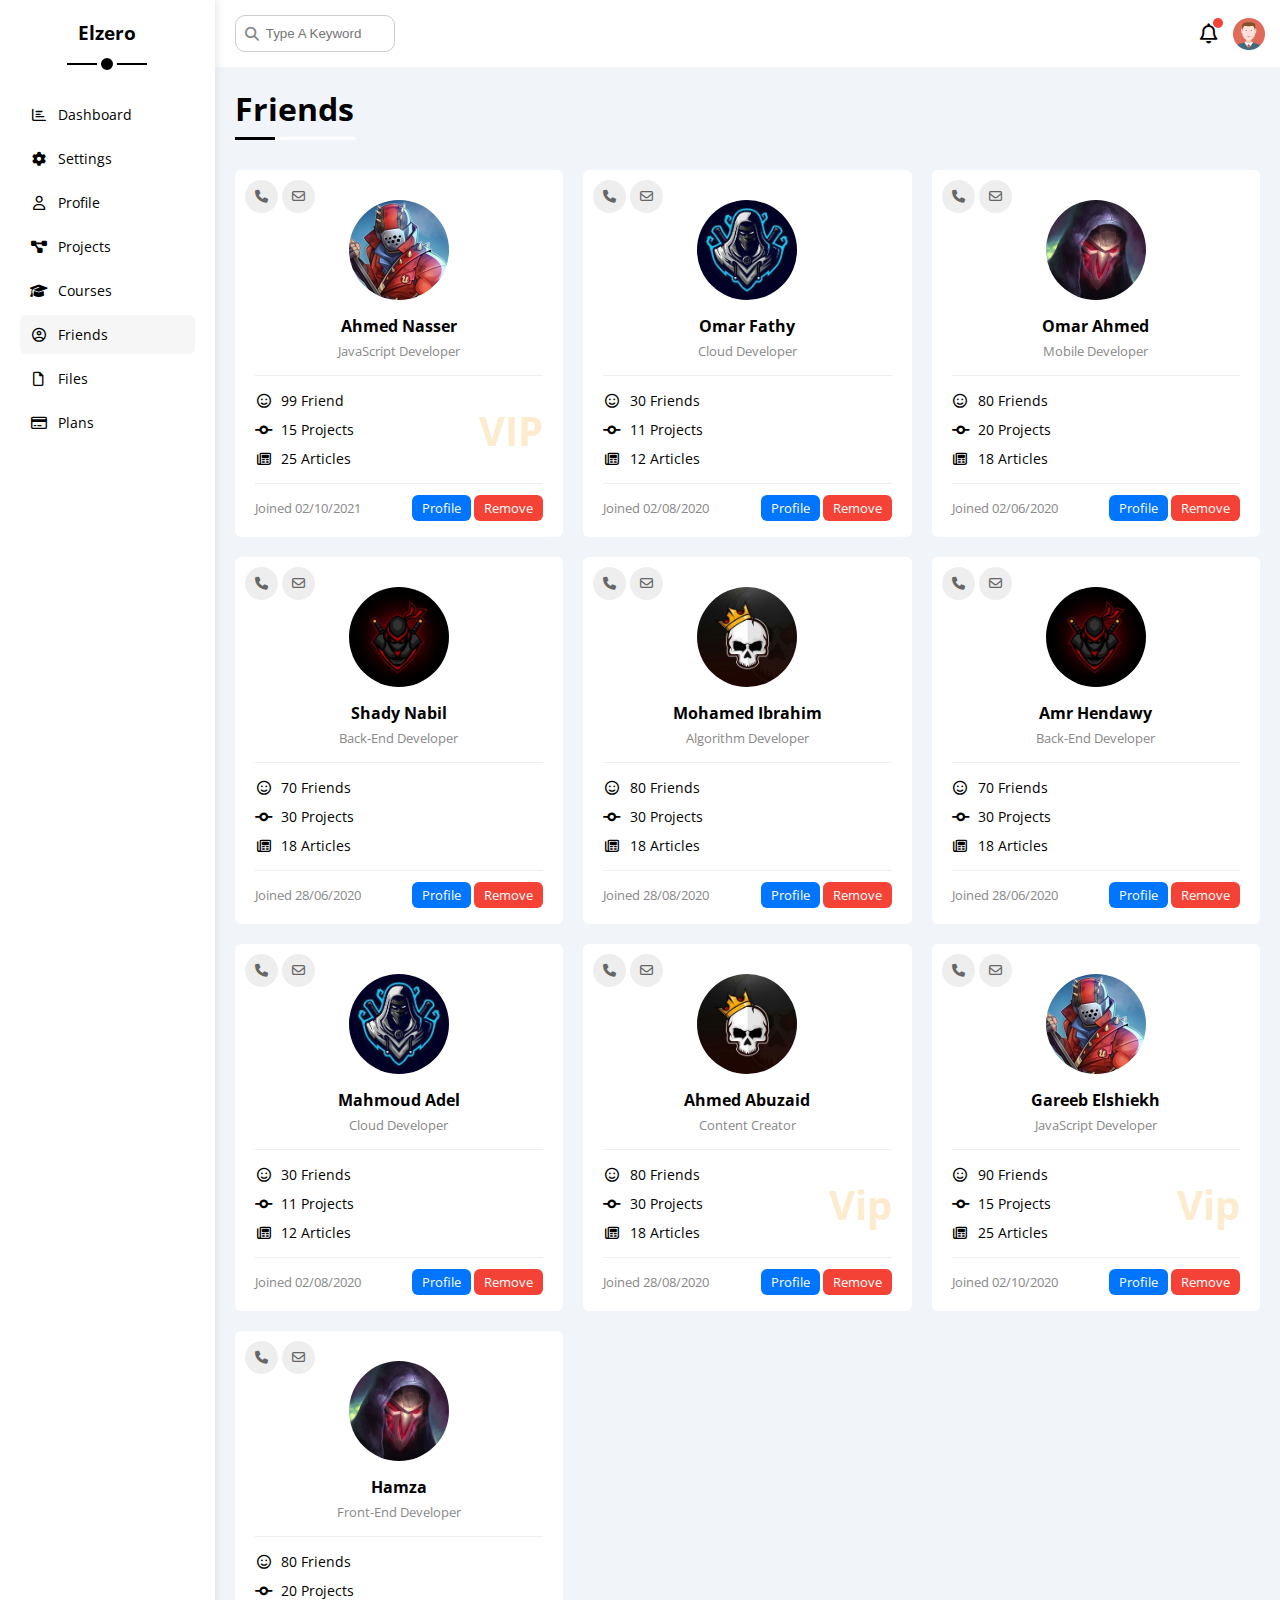
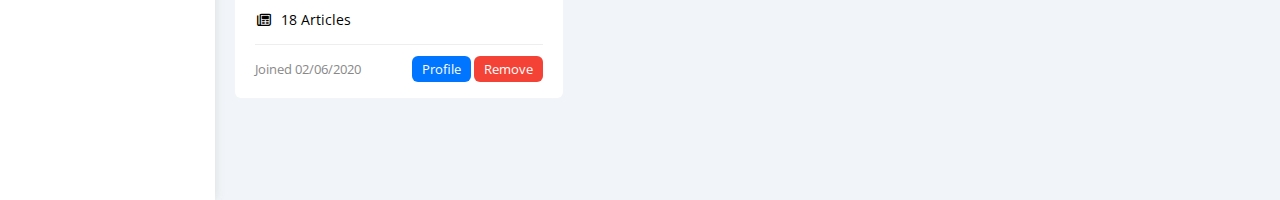
<file: friends.html>
<!DOCTYPE html>
<html lang="en">
  <head>
    <meta charset="UTF-8" />
    <meta http-equiv="X-UA-Compatible" content="IE=edge" />
    <meta name="viewport" content="width=device-width, initial-scale=1.0" />
    <title>Friends</title>
    <link rel="stylesheet" href="css/all.min.css" />
    <link rel="stylesheet" href="css/framework.css" />
    <link rel="stylesheet" href="css/master.css" />
    <link rel="preconnect" href="https://fonts.googleapis.com" />
    <link rel="preconnect" href="https://fonts.gstatic.com" crossorigin />
    <link href="https://fonts.googleapis.com/css2?family=Open+Sans:wght@300;500&display=swap" rel="stylesheet" />
  </head>
  <body>
    <div class="page d-flex">
      <div class="sidebar bg-white p-20 p-relative">
        <h3 class="p-relative txt-c mt-0">Elzero</h3>
        <ul>
          <li>
            <a class="d-flex align-center fs-14 c-black rad-6 p-10" href="index.html">
              <i class="fa-regular fa-chart-bar fa-fw"></i>
              <span>Dashboard</span>
            </a>
          </li>
          <li>
            <a class="d-flex align-center fs-14 c-black rad-6 p-10" href="settings.html">
              <i class="fa-solid fa-gear fa-fw"></i>
              <span>Settings</span>
            </a>
          </li>
          <li>
            <a class="d-flex align-center fs-14 c-black rad-6 p-10" href="profile.html">
              <i class="fa-regular fa-user fa-fw"></i>
              <span>Profile</span>
            </a>
          </li>
          <li>
            <a class="d-flex align-center fs-14 c-black rad-6 p-10" href="projects.html">
              <i class="fa-solid fa-diagram-project fa-fw"></i>
              <span>Projects</span>
            </a>
          </li>
          <li>
            <a class="d-flex align-center fs-14 c-black rad-6 p-10" href="courses.html">
              <i class="fa-solid fa-graduation-cap fa-fw"></i>
              <span>Courses</span>
            </a>
          </li>
          <li>
            <a class="active d-flex align-center fs-14 c-black rad-6 p-10" href="friends.html">
              <i class="fa-regular fa-circle-user fa-fw"></i>
              <span>Friends</span>
            </a>
          </li>
          <li>
            <a class="d-flex align-center fs-14 c-black rad-6 p-10" href="files.html">
              <i class="fa-regular fa-file fa-fw"></i>
              <span>Files</span>
            </a>
          </li>
          <li>
            <a class="d-flex align-center fs-14 c-black rad-6 p-10" href="plans.html">
              <i class="fa-regular fa-credit-card fa-fw"></i>
              <span>Plans</span>
            </a>
          </li>
        </ul>
      </div>
      <div class="content w-full">
        <!-- Start Head -->
        <div class="head bg-white p-15 between-flex">
          <div class="search p-relative">
            <input class="p-10" type="search" placeholder="Type A Keyword" />
          </div>
          <div class="icons d-flex align-center">
            <span class="notification p-relative">
              <i class="fa-regular fa-bell fa-lg"></i>
            </span>
            <img src="imgs/avatar.png" alt="" />
          </div>
        </div>
        <!-- End Head -->
        <h1 class="p-relative">Friends</h1>
        <div class="friends-page d-grid m-20 gap-20">
          <div class="friend bg-white rad-6 p-20 p-relative">
            <div class="contact">
              <i class="fa-solid fa-phone"></i>
              <i class="fa-regular fa-envelope"></i>
            </div>
            <div class="txt-c">
              <img class="rad-half mt-10 mb-10 w-100 h-100" src="imgs/friend-01.jpg" alt="" />
              <h4 class="m-0">Ahmed Nasser</h4>
              <p class="c-grey fs-13 mt-5 mb-0">JavaScript Developer</p>
            </div>
            <div class="icons fs-14 p-relative">
              <div class="mb-10">
                <i class="fa-regular fa-face-smile fa-fw"></i>
                <span>99 Friend</span>
              </div>
              <div class="mb-10">
                <i class="fa-solid fa-code-commit fa-fw"></i>
                <span>15 Projects</span>
              </div>
              <div>
                <i class="fa-regular fa-newspaper fa-fw"></i>
                <span>25 Articles</span>
              </div>
              <span class="vip fw-bold c-orange">VIP</span>
            </div>
            <div class="info between-flex fs-13">
              <span class="c-grey">Joined 02/10/2021</span>
              <div>
                <a class="bg-blue c-white btn-shape" href="profile.html">Profile</a>
                <a class="bg-red c-white btn-shape" href="#">Remove</a>
              </div>
            </div>
          </div>
          <div class="friend bg-white rad-6 p-20 p-relative">
            <div class="contact">
              <i class="fa-solid fa-phone"></i>
              <i class="fa-regular fa-envelope"></i>
            </div>
            <div class="txt-c">
              <img class="rad-half mt-10 mb-10 w-100 h-100" src="imgs/friend-02.jpg" alt="" />
              <h4 class="m-0">Omar Fathy</h4>
              <p class="c-grey fs-13 mt-5 mb-0">Cloud Developer</p>
            </div>
            <div class="icons fs-14 p-relative">
              <div class="mb-10">
                <i class="fa-regular fa-face-smile fa-fw"></i>
                <span>30 Friends</span>
              </div>
              <div class="mb-10">
                <i class="fa-solid fa-code-commit fa-fw"></i>
                <span>11 Projects</span>
              </div>
              <div>
                <i class="fa-regular fa-newspaper fa-fw"></i>
                <span>12 Articles</span>
              </div>
            </div>
            <div class="info between-flex fs-13">
              <span class="c-grey">Joined 02/08/2020</span>
              <div>
                <a class="bg-blue c-white btn-shape" href="profile.html">Profile</a>
                <a class="bg-red c-white btn-shape" href="">Remove</a>
              </div>
            </div>
          </div>
          <div class="friend bg-white rad-6 p-20 p-relative">
            <div class="contact">
              <i class="fa-solid fa-phone"></i>
              <i class="fa-regular fa-envelope"></i>
            </div>
            <div class="txt-c">
              <img class="rad-half mt-10 mb-10 w-100 h-100" src="imgs/friend-03.jpg" alt="" />
              <h4 class="m-0">Omar Ahmed</h4>
              <p class="c-grey fs-13 mt-5 mb-0">Mobile Developer</p>
            </div>
            <div class="icons fs-14 p-relative">
              <div class="mb-10">
                <i class="fa-regular fa-face-smile fa-fw"></i>
                <span>80 Friends</span>
              </div>
              <div class="mb-10">
                <i class="fa-solid fa-code-commit fa-fw"></i>
                <span>20 Projects</span>
              </div>
              <div>
                <i class="fa-regular fa-newspaper fa-fw"></i>
                <span>18 Articles</span>
              </div>
            </div>
            <div class="info between-flex fs-13">
              <span class="c-grey">Joined 02/06/2020</span>
              <div>
                <a class="bg-blue c-white btn-shape" href="profile.html">Profile</a>
                <a class="bg-red c-white btn-shape" href="">Remove</a>
              </div>
            </div>
          </div>
          <div class="friend bg-white rad-6 p-20 p-relative">
            <div class="contact">
              <i class="fa-solid fa-phone"></i>
              <i class="fa-regular fa-envelope"></i>
            </div>
            <div class="txt-c">
              <img class="rad-half mt-10 mb-10 w-100 h-100" src="imgs/friend-04.jpg" alt="" />
              <h4 class="m-0">Shady Nabil</h4>
              <p class="c-grey fs-13 mt-5 mb-0">Back-End Developer</p>
            </div>
            <div class="icons fs-14 p-relative">
              <div class="mb-10">
                <i class="fa-regular fa-face-smile fa-fw"></i>
                <span>70 Friends</span>
              </div>
              <div class="mb-10">
                <i class="fa-solid fa-code-commit fa-fw"></i>
                <span>30 Projects</span>
              </div>
              <div>
                <i class="fa-regular fa-newspaper fa-fw"></i>
                <span>18 Articles</span>
              </div>
            </div>
            <div class="info between-flex fs-13">
              <span class="c-grey">Joined 28/06/2020</span>
              <div>
                <a class="bg-blue c-white btn-shape" href="profile.html">Profile</a>
                <a class="bg-red c-white btn-shape" href="">Remove</a>
              </div>
            </div>
          </div>
          <div class="friend bg-white rad-6 p-20 p-relative">
            <div class="contact">
              <i class="fa-solid fa-phone"></i>
              <i class="fa-regular fa-envelope"></i>
            </div>
            <div class="txt-c">
              <img class="rad-half mt-10 mb-10 w-100 h-100" src="imgs/friend-05.jpg" alt="" />
              <h4 class="m-0">Mohamed Ibrahim</h4>
              <p class="c-grey fs-13 mt-5 mb-0">Algorithm Developer</p>
            </div>
            <div class="icons fs-14 p-relative">
              <div class="mb-10">
                <i class="fa-regular fa-face-smile fa-fw"></i>
                <span>80 Friends</span>
              </div>
              <div class="mb-10">
                <i class="fa-solid fa-code-commit fa-fw"></i>
                <span>30 Projects</span>
              </div>
              <div>
                <i class="fa-regular fa-newspaper fa-fw"></i>
                <span>18 Articles</span>
              </div>
            </div>
            <div class="info between-flex fs-13">
              <span class="c-grey">Joined 28/08/2020</span>
              <div>
                <a class="bg-blue c-white btn-shape" href="profile.html">Profile</a>
                <a class="bg-red c-white btn-shape" href="">Remove</a>
              </div>
            </div>
          </div>
          <div class="friend bg-white rad-6 p-20 p-relative">
            <div class="contact">
              <i class="fa-solid fa-phone"></i>
              <i class="fa-regular fa-envelope"></i>
            </div>
            <div class="txt-c">
              <img class="rad-half mt-10 mb-10 w-100 h-100" src="imgs/friend-04.jpg" alt="" />
              <h4 class="m-0">Amr Hendawy</h4>
              <p class="c-grey fs-13 mt-5 mb-0">Back-End Developer</p>
            </div>
            <div class="icons fs-14 p-relative">
              <div class="mb-10">
                <i class="fa-regular fa-face-smile fa-fw"></i>
                <span>70 Friends</span>
              </div>
              <div class="mb-10">
                <i class="fa-solid fa-code-commit fa-fw"></i>
                <span>30 Projects</span>
              </div>
              <div>
                <i class="fa-regular fa-newspaper fa-fw"></i>
                <span>18 Articles</span>
              </div>
            </div>
            <div class="info between-flex fs-13">
              <span class="c-grey">Joined 28/06/2020</span>
              <div>
                <a class="bg-blue c-white btn-shape" href="profile.html">Profile</a>
                <a class="bg-red c-white btn-shape" href="">Remove</a>
              </div>
            </div>
          </div>
          <div class="friend bg-white rad-6 p-20 p-relative">
            <div class="contact">
              <i class="fa-solid fa-phone"></i>
              <i class="fa-regular fa-envelope"></i>
            </div>
            <div class="txt-c">
              <img class="rad-half mt-10 mb-10 w-100 h-100" src="imgs/friend-02.jpg" alt="" />
              <h4 class="m-0">Mahmoud Adel</h4>
              <p class="c-grey fs-13 mt-5 mb-0">Cloud Developer</p>
            </div>
            <div class="icons fs-14 p-relative">
              <div class="mb-10">
                <i class="fa-regular fa-face-smile fa-fw"></i>
                <span>30 Friends</span>
              </div>
              <div class="mb-10">
                <i class="fa-solid fa-code-commit fa-fw"></i>
                <span>11 Projects</span>
              </div>
              <div>
                <i class="fa-regular fa-newspaper fa-fw"></i>
                <span>12 Articles</span>
              </div>
            </div>
            <div class="info between-flex fs-13">
              <span class="c-grey">Joined 02/08/2020</span>
              <div>
                <a class="bg-blue c-white btn-shape" href="profile.html">Profile</a>
                <a class="bg-red c-white btn-shape" href="">Remove</a>
              </div>
            </div>
          </div>
          <div class="friend bg-white rad-6 p-20 p-relative">
            <div class="contact">
              <i class="fa-solid fa-phone"></i>
              <i class="fa-regular fa-envelope"></i>
            </div>
            <div class="txt-c">
              <img class="rad-half mt-10 mb-10 w-100 h-100" src="imgs/friend-05.jpg" alt="" />
              <h4 class="m-0">Ahmed Abuzaid</h4>
              <p class="c-grey fs-13 mt-5 mb-0">Content Creator</p>
            </div>
            <div class="icons fs-14 p-relative">
              <div class="mb-10">
                <i class="fa-regular fa-face-smile fa-fw"></i>
                <span>80 Friends</span>
              </div>
              <div class="mb-10">
                <i class="fa-solid fa-code-commit fa-fw"></i>
                <span>30 Projects</span>
              </div>
              <div>
                <i class="fa-regular fa-newspaper fa-fw"></i>
                <span>18 Articles</span>
              </div>
              <span class="vip fw-bold c-orange">Vip</span>
            </div>
            <div class="info between-flex fs-13">
              <span class="c-grey">Joined 28/08/2020</span>
              <div>
                <a class="bg-blue c-white btn-shape" href="profile.html">Profile</a>
                <a class="bg-red c-white btn-shape" href="">Remove</a>
              </div>
            </div>
          </div>
          <div class="friend bg-white rad-6 p-20 p-relative">
            <div class="contact">
              <i class="fa-solid fa-phone"></i>
              <i class="fa-regular fa-envelope"></i>
            </div>
            <div class="txt-c">
              <img class="rad-half mt-10 mb-10 w-100 h-100" src="imgs/friend-01.jpg" alt="" />
              <h4 class="m-0">Gareeb Elshiekh</h4>
              <p class="c-grey fs-13 mt-5 mb-0">JavaScript Developer</p>
            </div>
            <div class="icons fs-14 p-relative">
              <div class="mb-10">
                <i class="fa-regular fa-face-smile fa-fw"></i>
                <span>90 Friends</span>
              </div>
              <div class="mb-10">
                <i class="fa-solid fa-code-commit fa-fw"></i>
                <span>15 Projects</span>
              </div>
              <div>
                <i class="fa-regular fa-newspaper fa-fw"></i>
                <span>25 Articles</span>
              </div>
              <span class="vip fw-bold c-orange">Vip</span>
            </div>
            <div class="info between-flex fs-13">
              <span class="c-grey">Joined 02/10/2020</span>
              <div>
                <a class="bg-blue c-white btn-shape" href="profile.html">Profile</a>
                <a class="bg-red c-white btn-shape" href="">Remove</a>
              </div>
            </div>
          </div>
          <div class="friend bg-white rad-6 p-20 p-relative">
            <div class="contact">
              <i class="fa-solid fa-phone"></i>
              <i class="fa-regular fa-envelope"></i>
            </div>
            <div class="txt-c">
              <img class="rad-half mt-10 mb-10 w-100 h-100" src="imgs/friend-03.jpg" alt="" />
              <h4 class="m-0">Hamza</h4>
              <p class="c-grey fs-13 mt-5 mb-0">Front-End Developer</p>
            </div>
            <div class="icons fs-14 p-relative">
              <div class="mb-10">
                <i class="fa-regular fa-face-smile fa-fw"></i>
                <span>80 Friends</span>
              </div>
              <div class="mb-10">
                <i class="fa-solid fa-code-commit fa-fw"></i>
                <span>20 Projects</span>
              </div>
              <div>
                <i class="fa-regular fa-newspaper fa-fw"></i>
                <span>18 Articles</span>
              </div>
            </div>
            <div class="info between-flex fs-13">
              <span class="c-grey">Joined 02/06/2020</span>
              <div>
                <a class="bg-blue c-white btn-shape" href="profile.html">Profile</a>
                <a class="bg-red c-white btn-shape" href="">Remove</a>
              </div>
            </div>
          </div>
        </div>
      </div>
    </div>
  </body>
</html>
</file>
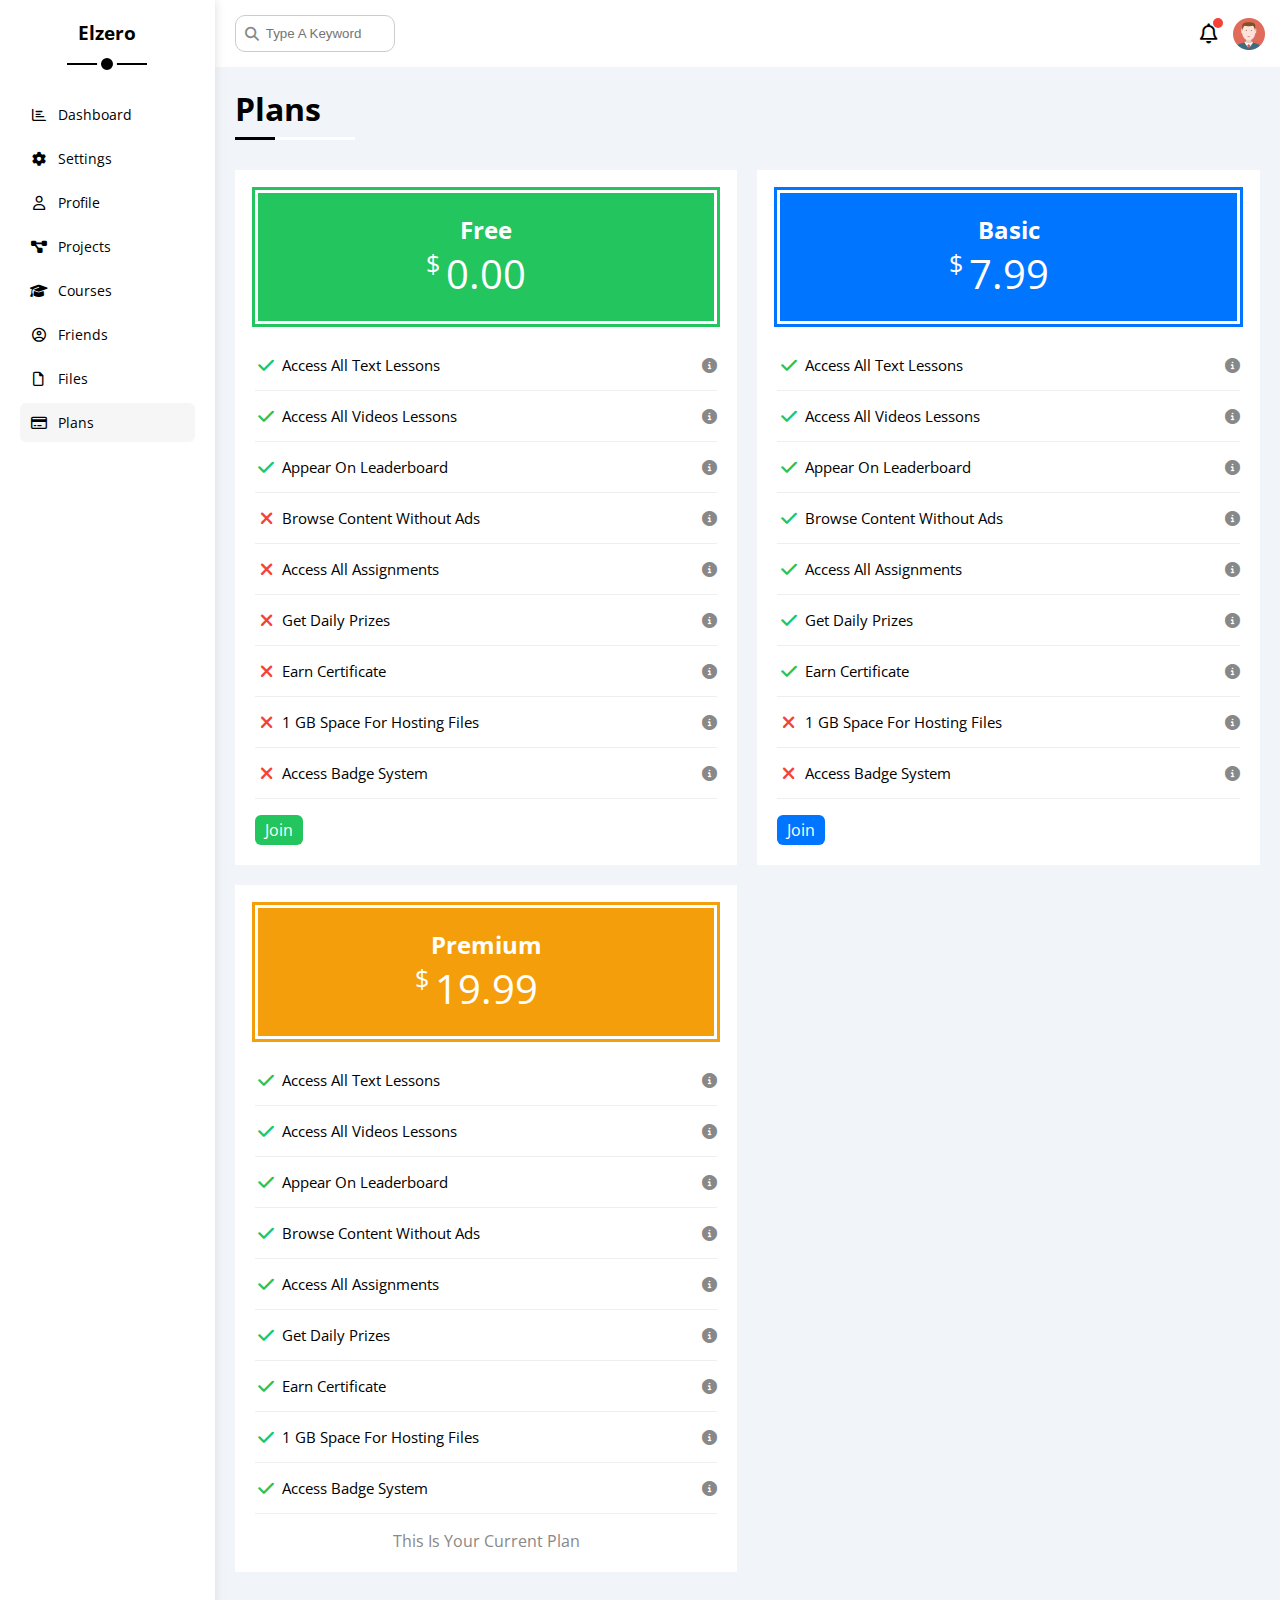
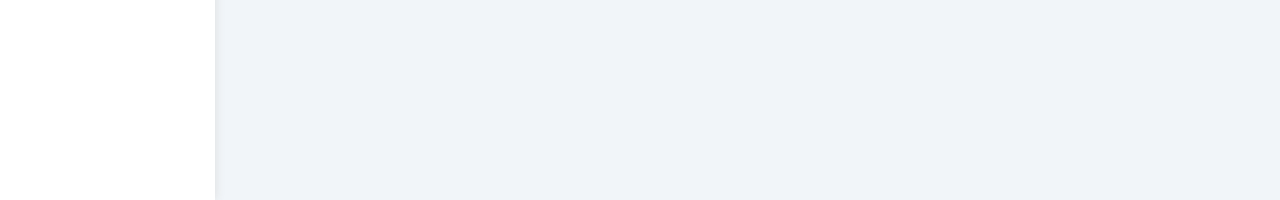
<file: plans.html>
<!DOCTYPE html>
<html lang="en">
  <head>
    <meta charset="UTF-8" />
    <meta http-equiv="X-UA-Compatible" content="IE=edge" />
    <meta name="viewport" content="width=device-width, initial-scale=1.0" />
    <title>Plans</title>
    <link rel="stylesheet" href="css/all.min.css" />
    <link rel="stylesheet" href="css/framework.css" />
    <link rel="stylesheet" href="css/master.css" />
    <link rel="preconnect" href="https://fonts.googleapis.com" />
    <link rel="preconnect" href="https://fonts.gstatic.com" crossorigin />
    <link href="https://fonts.googleapis.com/css2?family=Open+Sans:wght@300;500&display=swap" rel="stylesheet" />
  </head>
  <body>
    <div class="page d-flex">
      <div class="sidebar bg-white p-20 p-relative">
        <h3 class="p-relative txt-c mt-0">Elzero</h3>
        <ul>
          <li>
            <a class="d-flex align-center fs-14 c-black rad-6 p-10" href="index.html">
              <i class="fa-regular fa-chart-bar fa-fw"></i>
              <span>Dashboard</span>
            </a>
          </li>
          <li>
            <a class="d-flex align-center fs-14 c-black rad-6 p-10" href="settings.html">
              <i class="fa-solid fa-gear fa-fw"></i>
              <span>Settings</span>
            </a>
          </li>
          <li>
            <a class="d-flex align-center fs-14 c-black rad-6 p-10" href="profile.html">
              <i class="fa-regular fa-user fa-fw"></i>
              <span>Profile</span>
            </a>
          </li>
          <li>
            <a class="d-flex align-center fs-14 c-black rad-6 p-10" href="projects.html">
              <i class="fa-solid fa-diagram-project fa-fw"></i>
              <span>Projects</span>
            </a>
          </li>
          <li>
            <a class="d-flex align-center fs-14 c-black rad-6 p-10" href="courses.html">
              <i class="fa-solid fa-graduation-cap fa-fw"></i>
              <span>Courses</span>
            </a>
          </li>
          <li>
            <a class="d-flex align-center fs-14 c-black rad-6 p-10" href="friends.html">
              <i class="fa-regular fa-circle-user fa-fw"></i>
              <span>Friends</span>
            </a>
          </li>
          <li>
            <a class="d-flex align-center fs-14 c-black rad-6 p-10" href="files.html">
              <i class="fa-regular fa-file fa-fw"></i>
              <span>Files</span>
            </a>
          </li>
          <li>
            <a class="active d-flex align-center fs-14 c-black rad-6 p-10" href="plans.html">
              <i class="fa-regular fa-credit-card fa-fw"></i>
              <span>Plans</span>
            </a>
          </li>
        </ul>
      </div>
      <div class="content w-full">
        <!-- Start Head -->
        <div class="head bg-white p-15 between-flex">
          <div class="search p-relative">
            <input class="p-10" type="search" placeholder="Type A Keyword" />
          </div>
          <div class="icons d-flex align-center">
            <span class="notification p-relative">
              <i class="fa-regular fa-bell fa-lg"></i>
            </span>
            <img src="imgs/avatar.png" alt="" />
          </div>
        </div>
        <!-- End Head -->
        <h1 class="p-relative">Plans</h1>
        <div class="plans-page d-grid m-20 gap-20">
          <div class="plan green bg-white p-20">
            <div class="top bg-green txt-c p-20">
              <h2 class="m-0 c-white">Free</h2>
              <div class="price c-white"><span>$</span>0.00</div>
            </div>
            <ul>
              <li>
                <i class="fa-solid fa-check fa-fw yes"></i>
                <span>Access All Text Lessons</span>
                <i class="fa-solid fa-circle-info help"></i>
              </li>
              <li>
                <i class="fa-solid fa-check fa-fw yes"></i>
                <span>Access All Videos Lessons</span>
                <i class="fa-solid fa-circle-info help"></i>
              </li>
              <li>
                <i class="fa-solid fa-check fa-fw yes"></i>
                <span>Appear On Leaderboard</span>
                <i class="fa-solid fa-circle-info help"></i>
              </li>
              <li>
                <i class="fa-solid fa-xmark fa-fw"></i>
                <span>Browse Content Without Ads</span>
                <i class="fa-solid fa-circle-info help"></i>
              </li>
              <li>
                <i class="fa-solid fa-xmark fa-fw"></i>
                <span>Access All Assignments</span>
                <i class="fa-solid fa-circle-info help"></i>
              </li>
              <li>
                <i class="fa-solid fa-xmark fa-fw"></i>
                <span>Get Daily Prizes</span>
                <i class="fa-solid fa-circle-info help"></i>
              </li>
              <li>
                <i class="fa-solid fa-xmark fa-fw"></i>
                <span>Earn Certificate</span>
                <i class="fa-solid fa-circle-info help"></i>
              </li>
              <li>
                <i class="fa-solid fa-xmark fa-fw"></i>
                <span>1 GB Space For Hosting Files</span>
                <i class="fa-solid fa-circle-info help"></i>
              </li>
              <li>
                <i class="fa-solid fa-xmark fa-fw"></i>
                <span>Access Badge System</span>
                <i class="fa-solid fa-circle-info help"></i>
              </li>
            </ul>
            <a href="#" class="btn-shape bg-green c-white d-block w-fit">Join</a>
          </div>
          <!-- Start Plan -->
          <div class="plan blue bg-white p-20">
            <div class="top bg-blue txt-c p-20">
              <h2 class="m-0 c-white">Basic</h2>
              <div class="price c-white"><span>$</span>7.99</div>
            </div>
            <ul class="list-none p-0">
              <li>
                <i class="fa-solid fa-check fa-fw yes"></i>
                <span>Access All Text Lessons</span>
                <i class="fa-solid fa-circle-info help"></i>
              </li>
              <li>
                <i class="fa-solid fa-check fa-fw yes"></i>
                <span>Access All Videos Lessons</span>
                <i class="fa-solid fa-circle-info help"></i>
              </li>
              <li>
                <i class="fa-solid fa-check fa-fw yes"></i>
                <span>Appear On Leaderboard</span>
                <i class="fa-solid fa-circle-info help"></i>
              </li>
              <li>
                <i class="fa-solid fa-check fa-fw yes"></i>
                <span>Browse Content Without Ads</span>
                <i class="fa-solid fa-circle-info help"></i>
              </li>
              <li>
                <i class="fa-solid fa-check fa-fw yes"></i>
                <span>Access All Assignments</span>
                <i class="fa-solid fa-circle-info help"></i>
              </li>
              <li>
                <i class="fa-solid fa-check fa-fw yes"></i>
                <span>Get Daily Prizes</span>
                <i class="fa-solid fa-circle-info help"></i>
              </li>
              <li>
                <i class="fa-solid fa-check fa-fw yes"></i>
                <span>Earn Certificate</span>
                <i class="fa-solid fa-circle-info help"></i>
              </li>
              <li>
                <i class="fa-solid fa-xmark fa-fw"></i>
                <span>1 GB Space For Hosting Files</span>
                <i class="fa-solid fa-circle-info help"></i>
              </li>
              <li>
                <i class="fa-solid fa-xmark fa-fw"></i>
                <span>Access Badge System</span>
                <i class="fa-solid fa-circle-info help"></i>
              </li>
            </ul>
            <a href="#" class="btn-shape bg-blue c-white d-block w-fit">Join</a>
          </div>
          <!-- End Plan -->
          <!-- Start Plan -->
          <div class="plan orange bg-white p-20">
            <div class="top bg-orange txt-c p-20">
              <h2 class="m-0 c-white">Premium</h2>
              <div class="price c-white"><span>$</span>19.99</div>
            </div>
            <ul class="list-none p-0">
              <li>
                <i class="fa-solid fa-check fa-fw yes"></i>
                <span>Access All Text Lessons</span>
                <i class="fa-solid fa-circle-info help"></i>
              </li>
              <li>
                <i class="fa-solid fa-check fa-fw yes"></i>
                <span>Access All Videos Lessons</span>
                <i class="fa-solid fa-circle-info help"></i>
              </li>
              <li>
                <i class="fa-solid fa-check fa-fw yes"></i>
                <span>Appear On Leaderboard</span>
                <i class="fa-solid fa-circle-info help"></i>
              </li>
              <li>
                <i class="fa-solid fa-check fa-fw yes"></i>
                <span>Browse Content Without Ads</span>
                <i class="fa-solid fa-circle-info help"></i>
              </li>
              <li>
                <i class="fa-solid fa-check fa-fw yes"></i>
                <span>Access All Assignments</span>
                <i class="fa-solid fa-circle-info help"></i>
              </li>
              <li>
                <i class="fa-solid fa-check fa-fw yes"></i>
                <span>Get Daily Prizes</span>
                <i class="fa-solid fa-circle-info help"></i>
              </li>
              <li>
                <i class="fa-solid fa-check fa-fw yes"></i>
                <span>Earn Certificate</span>
                <i class="fa-solid fa-circle-info help"></i>
              </li>
              <li>
                <i class="fa-solid fa-check fa-fw yes"></i>
                <span>1 GB Space For Hosting Files</span>
                <i class="fa-solid fa-circle-info help"></i>
              </li>
              <li>
                <i class="fa-solid fa-check fa-fw yes"></i>
                <span>Access Badge System</span>
                <i class="fa-solid fa-circle-info help"></i>
              </li>
            </ul>
            <p class="c-grey m-0 txt-c">This Is Your Current Plan</p>
          </div>
          <!-- End Plan -->
        </div>
      </div>
    </div>
  </body>
</html>
</file>
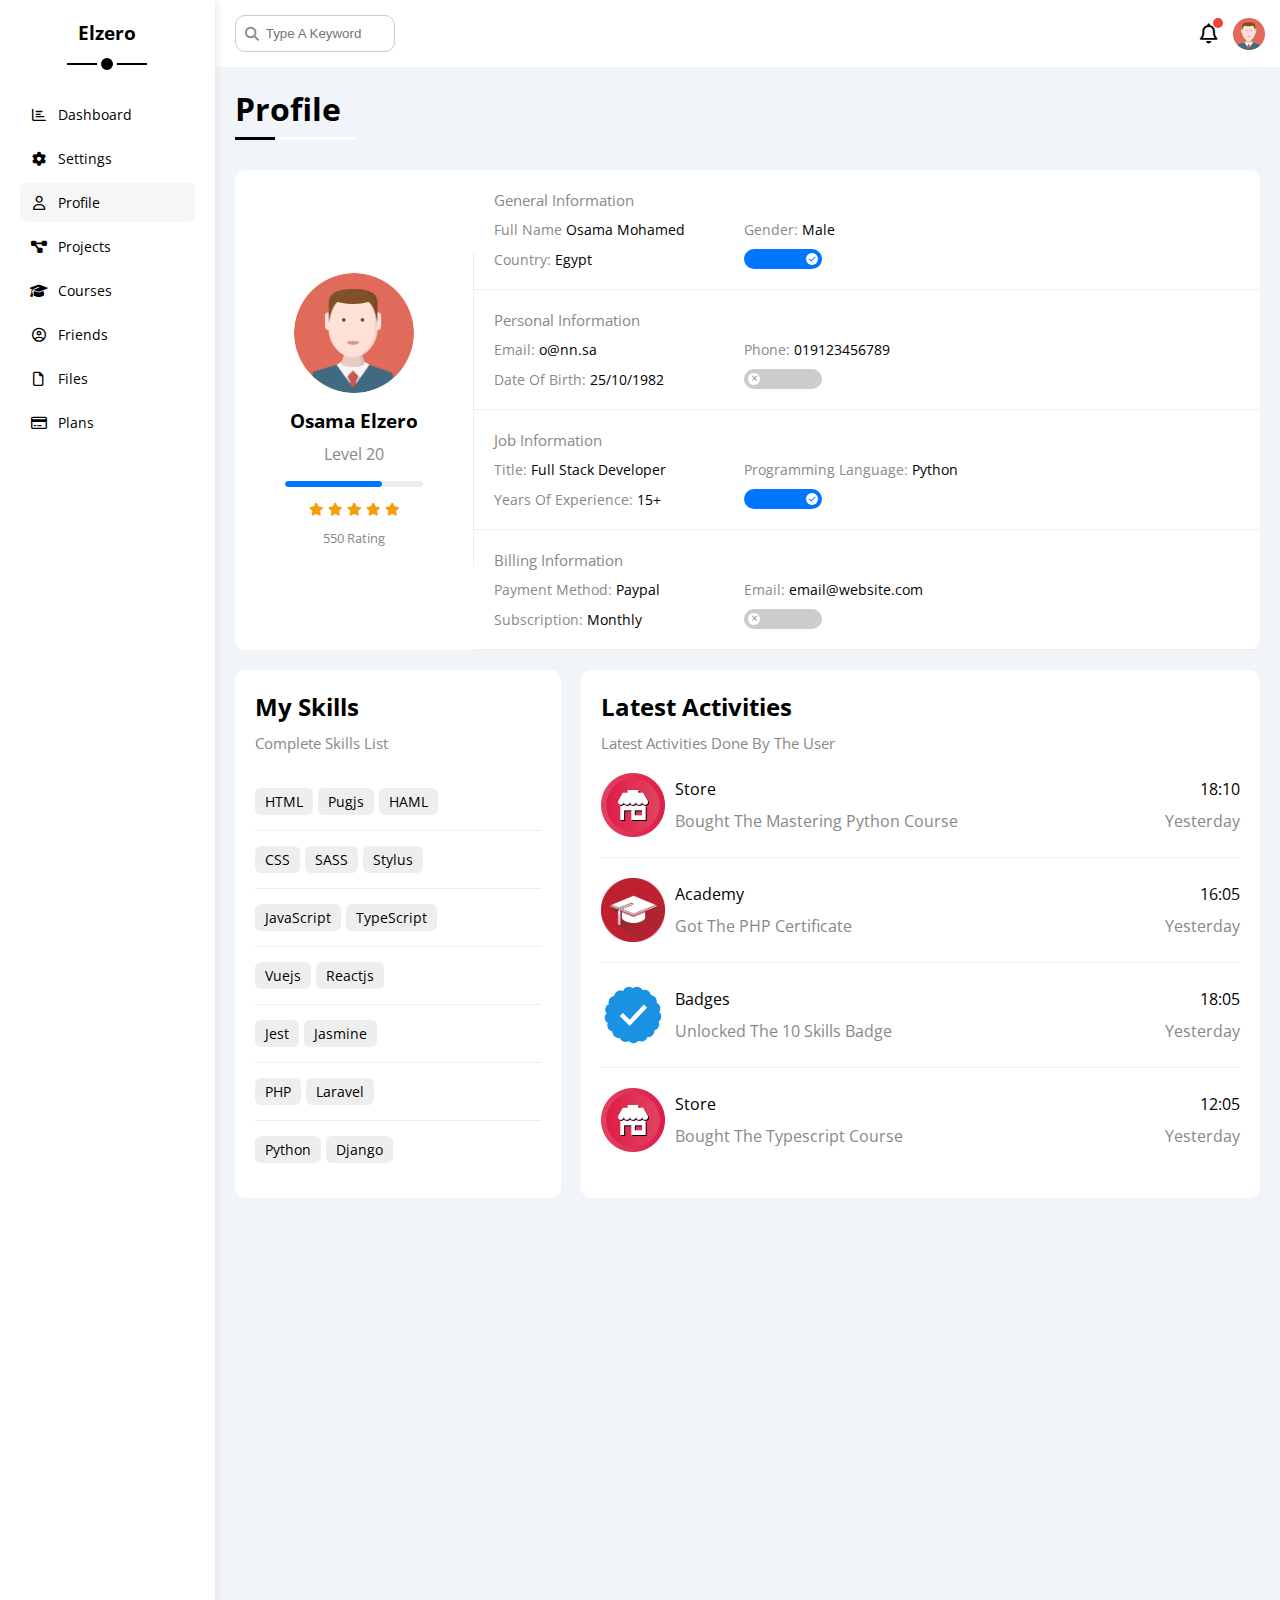
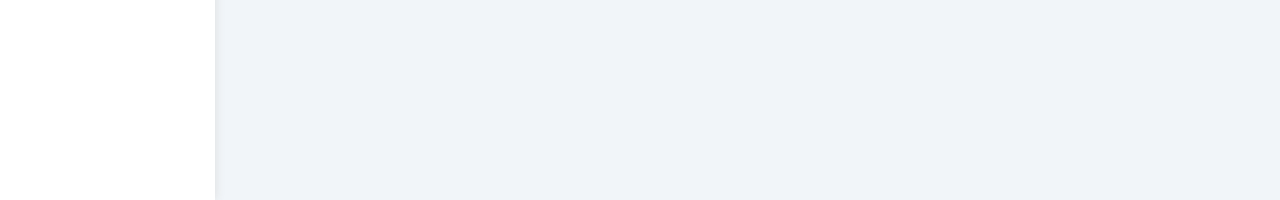
<file: profile.html>
<!DOCTYPE html>
<html lang="en">
  <head>
    <meta charset="UTF-8" />
    <meta http-equiv="X-UA-Compatible" content="IE=edge" />
    <meta name="viewport" content="width=device-width, initial-scale=1.0" />
    <title>Profile</title>
    <link rel="stylesheet" href="css/all.min.css" />
    <link rel="stylesheet" href="css/framework.css" />
    <link rel="stylesheet" href="css/master.css" />
    <link rel="preconnect" href="https://fonts.googleapis.com" />
    <link rel="preconnect" href="https://fonts.gstatic.com" crossorigin />
    <link href="https://fonts.googleapis.com/css2?family=Open+Sans:wght@300;500&display=swap" rel="stylesheet" />
  </head>
  <body>
    <div class="page d-flex">
      <div class="sidebar bg-white p-20 p-relative">
        <h3 class="p-relative txt-c mt-0">Elzero</h3>
        <ul>
          <li>
            <a class="d-flex align-center fs-14 c-black rad-6 p-10" href="index.html">
              <i class="fa-regular fa-chart-bar fa-fw"></i>
              <span>Dashboard</span>
            </a>
          </li>
          <li>
            <a class="d-flex align-center fs-14 c-black rad-6 p-10" href="settings.html">
              <i class="fa-solid fa-gear fa-fw"></i>
              <span>Settings</span>
            </a>
          </li>
          <li>
            <a class="active d-flex align-center fs-14 c-black rad-6 p-10" href="profile.html">
              <i class="fa-regular fa-user fa-fw"></i>
              <span>Profile</span>
            </a>
          </li>
          <li>
            <a class="d-flex align-center fs-14 c-black rad-6 p-10" href="projects.html">
              <i class="fa-solid fa-diagram-project fa-fw"></i>
              <span>Projects</span>
            </a>
          </li>
          <li>
            <a class="d-flex align-center fs-14 c-black rad-6 p-10" href="courses.html">
              <i class="fa-solid fa-graduation-cap fa-fw"></i>
              <span>Courses</span>
            </a>
          </li>
          <li>
            <a class="d-flex align-center fs-14 c-black rad-6 p-10" href="friends.html">
              <i class="fa-regular fa-circle-user fa-fw"></i>
              <span>Friends</span>
            </a>
          </li>
          <li>
            <a class="d-flex align-center fs-14 c-black rad-6 p-10" href="files.html">
              <i class="fa-regular fa-file fa-fw"></i>
              <span>Files</span>
            </a>
          </li>
          <li>
            <a class="d-flex align-center fs-14 c-black rad-6 p-10" href="plans.html">
              <i class="fa-regular fa-credit-card fa-fw"></i>
              <span>Plans</span>
            </a>
          </li>
        </ul>
      </div>
      <div class="content w-full">
        <!-- Start Head -->
        <div class="head bg-white p-15 between-flex">
          <div class="search p-relative">
            <input class="p-10" type="search" placeholder="Type A Keyword" />
          </div>
          <div class="icons d-flex align-center">
            <span class="notification p-relative">
              <i class="fa-regular fa-bell fa-lg"></i>
            </span>
            <img src="imgs/avatar.png" alt="" />
          </div>
        </div>
        <!-- End Head -->
        <h1 class="p-relative">Profile</h1>
        <div class="profile-page m-20">
          <!-- Start Overview -->
          <div class="overview bg-white rad-10 d-flex align-center">
            <div class="avatar-box txt-c p-20">
              <img class="rad-half mb-10" src="imgs/avatar.png" alt="" />
              <h3 class="m-0">Osama Elzero</h3>
              <p class="c-grey mt-10">Level 20</p>
              <div class="level rad-6 bg-eee p-relative">
                <span style="width: 70%"></span>
              </div>
              <div class="rating mt-10 mb-10">
                <i class="fa-solid fa-star c-orange fs-13"></i>
                <i class="fa-solid fa-star c-orange fs-13"></i>
                <i class="fa-solid fa-star c-orange fs-13"></i>
                <i class="fa-solid fa-star c-orange fs-13"></i>
                <i class="fa-solid fa-star c-orange fs-13"></i>
              </div>
              <p class="c-grey m-0 fs-13">550 Rating</p>
            </div>
            <div class="info-box w-full txt-c-mobile">
              <!-- Start Information Row -->
              <div class="box p-20 d-flex align-center">
                <h4 class="c-grey fs-15 m-0 w-full">General Information</h4>
                <div class="fs-14">
                  <span class="c-grey">Full Name</span>
                  <span>Osama Mohamed</span>
                </div>
                <div class="fs-14">
                  <span class="c-grey">Gender:</span>
                  <span>Male</span>
                </div>
                <div class="fs-14">
                  <span class="c-grey">Country:</span>
                  <span>Egypt</span>
                </div>
                <div class="fs-14">
                  <label>
                    <input class="toggle-checkbox" type="checkbox" checked />
                    <div class="toggle-switch"></div>
                  </label>
                </div>
              </div>
              <!-- End Information Row -->
              <!-- Start Information Row -->
              <div class="box p-20 d-flex align-center">
                <h4 class="c-grey w-full fs-15 m-0">Personal Information</h4>
                <div class="fs-14">
                  <span class="c-grey">Email:</span>
                  <span>o@nn.sa</span>
                </div>
                <div class="fs-14">
                  <span class="c-grey">Phone:</span>
                  <span>019123456789</span>
                </div>
                <div class="fs-14">
                  <span class="c-grey">Date Of Birth:</span>
                  <span>25/10/1982</span>
                </div>
                <div class="fs-14">
                  <label>
                    <input class="toggle-checkbox" type="checkbox" />
                    <div class="toggle-switch"></div>
                  </label>
                </div>
              </div>
              <!-- End Information Row -->
              <!-- Start Information Row -->
              <div class="box p-20 d-flex align-center">
                <h4 class="c-grey w-full fs-15 m-0">Job Information</h4>
                <div class="fs-14">
                  <span class="c-grey">Title:</span>
                  <span>Full Stack Developer</span>
                </div>
                <div class="fs-14">
                  <span class="c-grey">Programming Language:</span>
                  <span>Python</span>
                </div>
                <div class="fs-14">
                  <span class="c-grey">Years Of Experience:</span>
                  <span>15+</span>
                </div>
                <div class="fs-14">
                  <label>
                    <input class="toggle-checkbox" type="checkbox" checked />
                    <div class="toggle-switch"></div>
                  </label>
                </div>
              </div>
              <!-- End Information Row -->
              <!-- Start Information Row -->
              <div class="box p-20 d-flex align-center">
                <h4 class="c-grey w-full fs-15 m-0">Billing Information</h4>
                <div class="fs-14">
                  <span class="c-grey">Payment Method:</span>
                  <span>Paypal</span>
                </div>
                <div class="fs-14">
                  <span class="c-grey">Email:</span>
                  <span>email@website.com</span>
                </div>
                <div class="fs-14">
                  <span class="c-grey">Subscription:</span>
                  <span>Monthly</span>
                </div>
                <div class="fs-14">
                  <label>
                    <input class="toggle-checkbox" type="checkbox" />
                    <div class="toggle-switch"></div>
                  </label>
                </div>
              </div>
              <!-- End Information Row -->
            </div>
          </div>
          <!-- End Overview -->
          <!-- Start Other Data -->
          <div class="other-data d-flex gap-20">
            <div class="skills-card p-20 bg-white rad-10 mt-20">
              <h2 class="mt-0 mb-10">My Skills</h2>
              <p class="mt-0 mb-20 c-grey fs-15">Complete Skills List</p>
              <ul class="m-0 txt-c-mobile">
                <li><span>HTML</span><span>Pugjs</span><span>HAML</span></li>
                <li><span>CSS</span><span>SASS</span><span>Stylus</span></li>
                <li><span>JavaScript</span><span>TypeScript</span></li>
                <li><span>Vuejs</span><span>Reactjs</span></li>
                <li><span>Jest</span><span>Jasmine</span></li>
                <li><span>PHP</span><span>Laravel</span></li>
                <li><span>Python</span><span>Django</span></li>
              </ul>
            </div>
            <div class="activities p-20 bg-white rad-10 mt-20">
              <h2 class="mt-0 mb-10">Latest Activities</h2>
              <p class="mt-0 mb-20 c-grey fs-15">Latest Activities Done By The User</p>
              <div class="activity d-flex align-center txt-c-mobile">
                <img src="imgs/activity-01.png" alt="" />
                <div class="info">
                  <span class="d-block mb-10">Store</span>
                  <span class="c-grey">Bought The Mastering Python Course</span>
                </div>
                <div class="date">
                  <span class="d-block mb-10">18:10</span>
                  <span class="c-grey">Yesterday</span>
                </div>
              </div>
              <div class="activity d-flex align-center txt-c-mobile">
                <img src="imgs/activity-02.png" alt="" />
                <div class="info">
                  <span class="d-block mb-10">Academy</span>
                  <span class="c-grey">Got The PHP Certificate</span>
                </div>
                <div class="date">
                  <span class="d-block mb-10">16:05</span>
                  <span class="c-grey">Yesterday</span>
                </div>
              </div>
              <div class="activity d-flex align-center txt-c-mobile">
                <img src="imgs/activity-03.png" alt="" />
                <div class="info">
                  <span class="d-block mb-10">Badges</span>
                  <span class="c-grey">Unlocked The 10 Skills Badge</span>
                </div>
                <div class="date">
                  <span class="d-block mb-10">18:05</span>
                  <span class="c-grey">Yesterday</span>
                </div>
              </div>
              <div class="activity d-flex align-center txt-c-mobile">
                <img src="imgs/activity-01.png" alt="" />
                <div class="info">
                  <span class="d-block mb-10">Store</span>
                  <span class="c-grey">Bought The Typescript Course</span>
                </div>
                <div class="date">
                  <span class="d-block mb-10">12:05</span>
                  <span class="c-grey">Yesterday</span>
                </div>
              </div>
            </div>
          </div>
          <!-- End Other Data -->
        </div>
      </div>
    </div>
  </body>
</html>
</file>
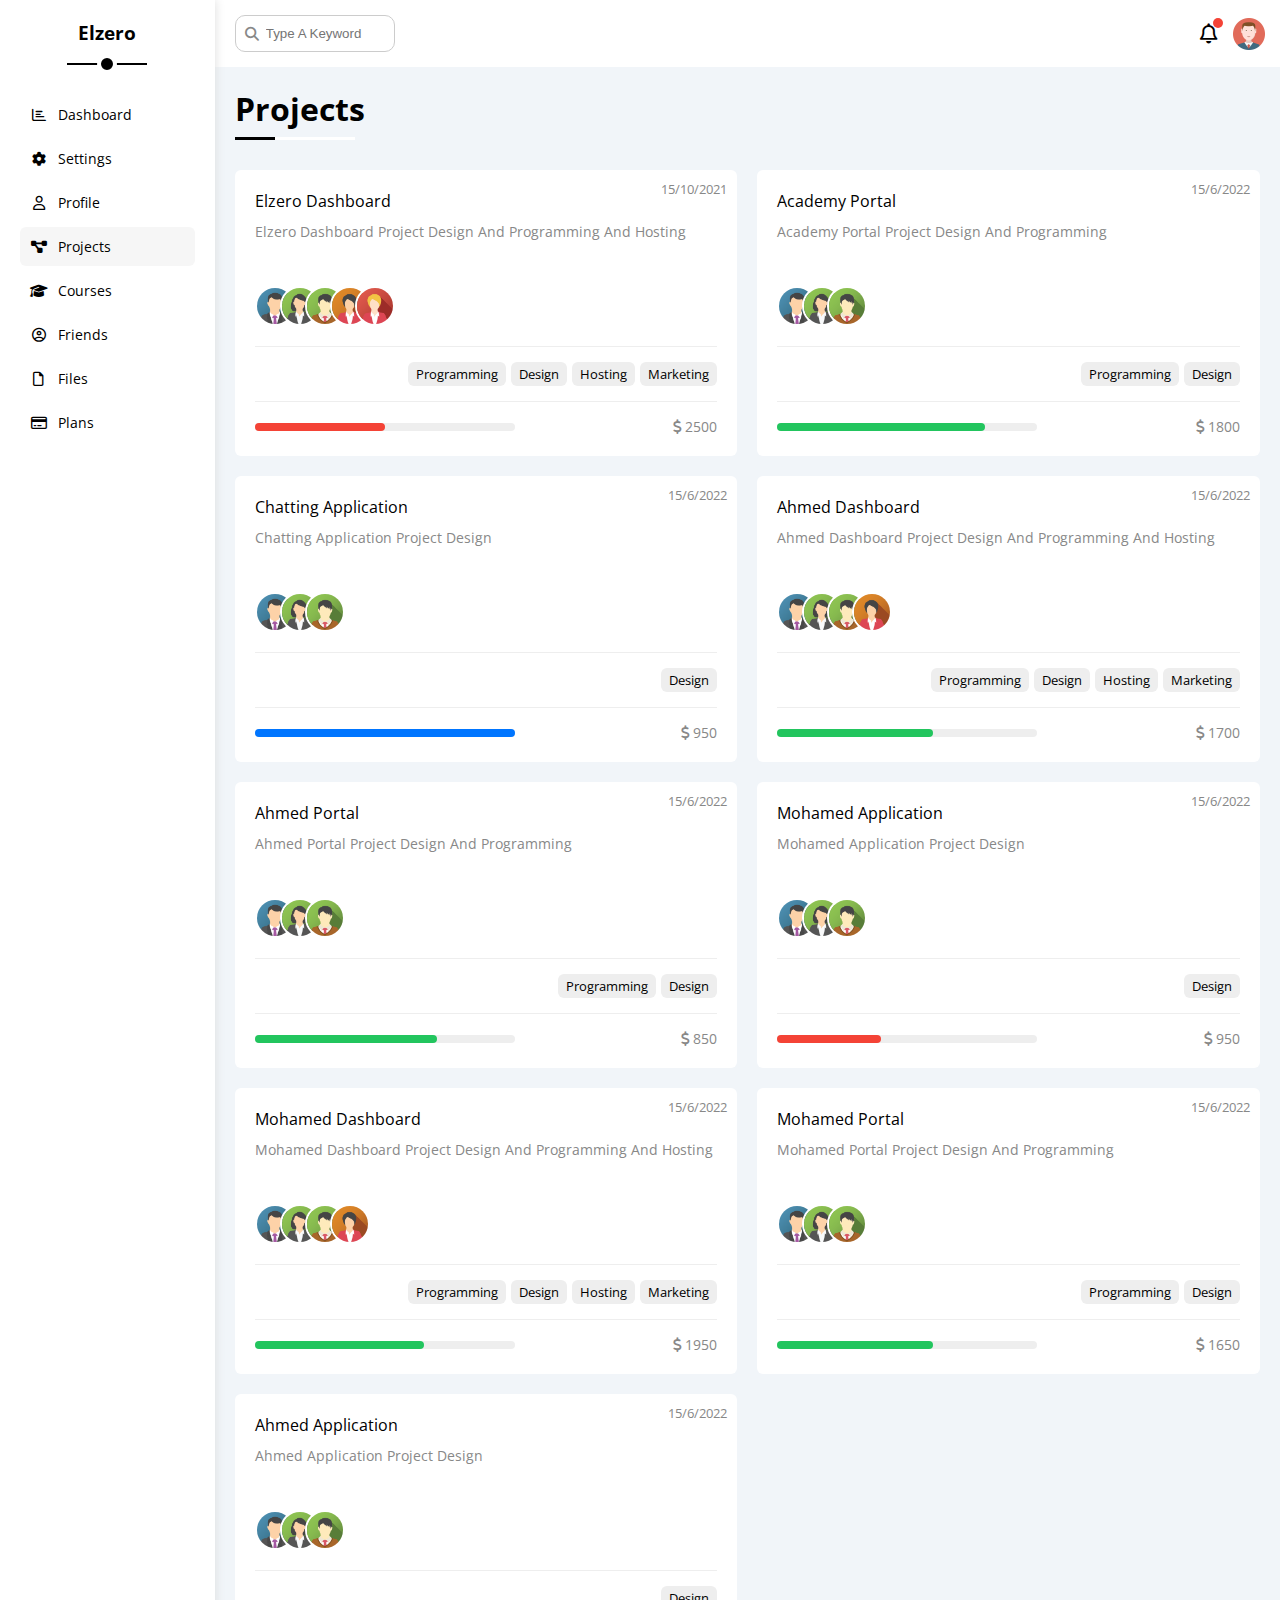
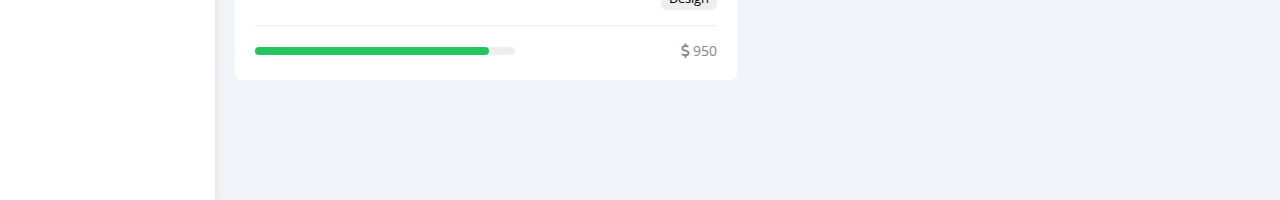
<file: projects.html>
<!DOCTYPE html>
<html lang="en">
  <head>
    <meta charset="UTF-8" />
    <meta http-equiv="X-UA-Compatible" content="IE=edge" />
    <meta name="viewport" content="width=device-width, initial-scale=1.0" />
    <title>Projects</title>
    <link rel="stylesheet" href="css/all.min.css" />
    <link rel="stylesheet" href="css/framework.css" />
    <link rel="stylesheet" href="css/master.css" />
    <link rel="preconnect" href="https://fonts.googleapis.com" />
    <link rel="preconnect" href="https://fonts.gstatic.com" crossorigin />
    <link href="https://fonts.googleapis.com/css2?family=Open+Sans:wght@300;500&display=swap" rel="stylesheet" />
  </head>
  <body>
    <div class="page d-flex">
      <div class="sidebar bg-white p-20 p-relative">
        <h3 class="p-relative txt-c mt-0">Elzero</h3>
        <ul>
          <li>
            <a class="d-flex align-center fs-14 c-black rad-6 p-10" href="index.html">
              <i class="fa-regular fa-chart-bar fa-fw"></i>
              <span>Dashboard</span>
            </a>
          </li>
          <li>
            <a class="d-flex align-center fs-14 c-black rad-6 p-10" href="settings.html">
              <i class="fa-solid fa-gear fa-fw"></i>
              <span>Settings</span>
            </a>
          </li>
          <li>
            <a class="d-flex align-center fs-14 c-black rad-6 p-10" href="profile.html">
              <i class="fa-regular fa-user fa-fw"></i>
              <span>Profile</span>
            </a>
          </li>
          <li>
            <a class="active d-flex align-center fs-14 c-black rad-6 p-10" href="projects.html">
              <i class="fa-solid fa-diagram-project fa-fw"></i>
              <span>Projects</span>
            </a>
          </li>
          <li>
            <a class="d-flex align-center fs-14 c-black rad-6 p-10" href="courses.html">
              <i class="fa-solid fa-graduation-cap fa-fw"></i>
              <span>Courses</span>
            </a>
          </li>
          <li>
            <a class="d-flex align-center fs-14 c-black rad-6 p-10" href="friends.html">
              <i class="fa-regular fa-circle-user fa-fw"></i>
              <span>Friends</span>
            </a>
          </li>
          <li>
            <a class="d-flex align-center fs-14 c-black rad-6 p-10" href="files.html">
              <i class="fa-regular fa-file fa-fw"></i>
              <span>Files</span>
            </a>
          </li>
          <li>
            <a class="d-flex align-center fs-14 c-black rad-6 p-10" href="plans.html">
              <i class="fa-regular fa-credit-card fa-fw"></i>
              <span>Plans</span>
            </a>
          </li>
        </ul>
      </div>
      <div class="content w-full">
        <!-- Start Head -->
        <div class="head bg-white p-15 between-flex">
          <div class="search p-relative">
            <input class="p-10" type="search" placeholder="Type A Keyword" />
          </div>
          <div class="icons d-flex align-center">
            <span class="notification p-relative">
              <i class="fa-regular fa-bell fa-lg"></i>
            </span>
            <img src="imgs/avatar.png" alt="" />
          </div>
        </div>
        <!-- End Head -->
        <h1 class="p-relative">Projects</h1>
        <div class="projects-page d-grid m-20 gap-20">
          <div class="project bg-white p-20 rad-6 p-relative">
            <span class="date fs-13 c-grey">15/10/2021</span>
            <h4 class="m-0">Elzero Dashboard</h4>
            <p class="c-grey mt-10 mb-10 fs-14">Elzero Dashboard Project Design And Programming And Hosting</p>
            <div class="team">
              <a href="#"><img src="imgs/team-01.png" alt="" /></a>
              <a href="#"><img src="imgs/team-02.png" alt="" /></a>
              <a href="#"><img src="imgs/team-03.png" alt="" /></a>
              <a href="#"><img src="imgs/team-04.png" alt="" /></a>
              <a href="#"><img src="imgs/team-05.png" alt="" /></a>
            </div>
            <div class="do d-flex">
              <span class="fs-13 rad-6 bg-eee">Programming</span>
              <span class="fs-13 rad-6 bg-eee">Design</span>
              <span class="fs-13 rad-6 bg-eee">Hosting</span>
              <span class="fs-13 rad-6 bg-eee">Marketing</span>
            </div>
            <div class="info between-flex">
              <div class="prog bg-eee">
                <span class="bg-red" style="width: 50%"></span>
              </div>
              <div class="fs-14 c-grey">
                <i class="fa-solid fa-dollar-sign"></i>
                2500
              </div>
            </div>
          </div>
          <div class="project bg-white p-20 rad-6 p-relative">
            <span class="date fs-13 c-grey">15/6/2022</span>
            <h4 class="m-0">Academy Portal</h4>
            <p class="c-grey mt-10 mb-10 fs-14">Academy Portal Project Design And Programming</p>
            <div class="team">
              <a href="#"><img src="imgs/team-01.png" alt="" /></a>
              <a href="#"><img src="imgs/team-02.png" alt="" /></a>
              <a href="#"><img src="imgs/team-03.png" alt="" /></a>
            </div>
            <div class="do d-flex">
              <span class="fs-13 rad-6 bg-eee">Programming</span>
              <span class="fs-13 rad-6 bg-eee">Design</span>
            </div>
            <div class="info between-flex">
              <div class="prog bg-eee">
                <span class="bg-green" style="width: 80%"></span>
              </div>
              <div class="fs-14 c-grey">
                <i class="fa-solid fa-dollar-sign"></i>
                1800
              </div>
            </div>
          </div>
          <div class="project bg-white p-20 rad-6 p-relative">
            <span class="date fs-13 c-grey">15/6/2022</span>
            <h4 class="m-0">Chatting Application</h4>
            <p class="c-grey mt-10 mb-10 fs-14">Chatting Application Project Design</p>
            <div class="team">
              <a href="#"><img src="imgs/team-01.png" alt="" /></a>
              <a href="#"><img src="imgs/team-02.png" alt="" /></a>
              <a href="#"><img src="imgs/team-03.png" alt="" /></a>
            </div>
            <div class="do d-flex">
              <span class="fs-13 rad-6 bg-eee">Design</span>
            </div>
            <div class="info between-flex">
              <div class="prog bg-eee">
                <span class="bg-blue" style="width: 100%"></span>
              </div>
              <div class="fs-14 c-grey">
                <i class="fa-solid fa-dollar-sign"></i>
                950
              </div>
            </div>
          </div>
          <div class="project bg-white p-20 rad-6 p-relative">
            <span class="date fs-13 c-grey">15/6/2022</span>
            <h4 class="m-0">Ahmed Dashboard</h4>
            <p class="c-grey mt-10 mb-10 fs-14">Ahmed Dashboard Project Design And Programming And Hosting</p>
            <div class="team">
              <a href="#"><img src="imgs/team-01.png" alt="" /></a>
              <a href="#"><img src="imgs/team-02.png" alt="" /></a>
              <a href="#"><img src="imgs/team-03.png" alt="" /></a>
              <a href="#"><img src="imgs/team-04.png" alt="" /></a>
            </div>
            <div class="do d-flex">
              <span class="fs-13 rad-6 bg-eee">Programming</span>
              <span class="fs-13 rad-6 bg-eee">Design</span>
              <span class="fs-13 rad-6 bg-eee">Hosting</span>
              <span class="fs-13 rad-6 bg-eee">Marketing</span>
            </div>
            <div class="info between-flex">
              <div class="prog bg-eee">
                <span class="bg-green" style="width: 60%"></span>
              </div>
              <div class="fs-14 c-grey">
                <i class="fa-solid fa-dollar-sign"></i>
                1700
              </div>
            </div>
          </div>
          <div class="project bg-white p-20 rad-6 p-relative">
            <span class="date fs-13 c-grey">15/6/2022</span>
            <h4 class="m-0">Ahmed Portal</h4>
            <p class="c-grey mt-10 mb-10 fs-14">Ahmed Portal Project Design And Programming</p>
            <div class="team">
              <a href="#"><img src="imgs/team-01.png" alt="" /></a>
              <a href="#"><img src="imgs/team-02.png" alt="" /></a>
              <a href="#"><img src="imgs/team-03.png" alt="" /></a>
            </div>
            <div class="do d-flex">
              <span class="fs-13 rad-6 bg-eee">Programming</span>
              <span class="fs-13 rad-6 bg-eee">Design</span>
            </div>
            <div class="info between-flex">
              <div class="prog bg-eee">
                <span class="bg-green" style="width: 70%"></span>
              </div>
              <div class="fs-14 c-grey">
                <i class="fa-solid fa-dollar-sign"></i>
                850
              </div>
            </div>
          </div>
          <div class="project bg-white p-20 rad-6 p-relative">
            <span class="date fs-13 c-grey">15/6/2022</span>
            <h4 class="m-0">Mohamed Application</h4>
            <p class="c-grey mt-10 mb-10 fs-14">Mohamed Application Project Design</p>
            <div class="team">
              <a href="#"><img src="imgs/team-01.png" alt="" /></a>
              <a href="#"><img src="imgs/team-02.png" alt="" /></a>
              <a href="#"><img src="imgs/team-03.png" alt="" /></a>
            </div>
            <div class="do d-flex">
              <span class="fs-13 rad-6 bg-eee">Design</span>
            </div>
            <div class="info between-flex">
              <div class="prog bg-eee">
                <span class="bg-red" style="width: 40%"></span>
              </div>
              <div class="fs-14 c-grey">
                <i class="fa-solid fa-dollar-sign"></i>
                950
              </div>
            </div>
          </div>
          <div class="project bg-white p-20 rad-6 p-relative">
            <span class="date fs-13 c-grey">15/6/2022</span>
            <h4 class="m-0">Mohamed Dashboard</h4>
            <p class="c-grey mt-10 mb-10 fs-14">Mohamed Dashboard Project Design And Programming And Hosting</p>
            <div class="team">
              <a href="#"><img src="imgs/team-01.png" alt="" /></a>
              <a href="#"><img src="imgs/team-02.png" alt="" /></a>
              <a href="#"><img src="imgs/team-03.png" alt="" /></a>
              <a href="#"><img src="imgs/team-04.png" alt="" /></a>
            </div>
            <div class="do d-flex">
              <span class="fs-13 rad-6 bg-eee">Programming</span>
              <span class="fs-13 rad-6 bg-eee">Design</span>
              <span class="fs-13 rad-6 bg-eee">Hosting</span>
              <span class="fs-13 rad-6 bg-eee">Marketing</span>
            </div>
            <div class="info between-flex">
              <div class="prog bg-eee">
                <span class="bg-green" style="width: 65%"></span>
              </div>
              <div class="fs-14 c-grey">
                <i class="fa-solid fa-dollar-sign"></i>
                1950
              </div>
            </div>
          </div>
          <div class="project bg-white p-20 rad-6 p-relative">
            <span class="date fs-13 c-grey">15/6/2022</span>
            <h4 class="m-0">Mohamed Portal</h4>
            <p class="c-grey mt-10 mb-10 fs-14">Mohamed Portal Project Design And Programming</p>
            <div class="team">
              <a href="#"><img src="imgs/team-01.png" alt="" /></a>
              <a href="#"><img src="imgs/team-02.png" alt="" /></a>
              <a href="#"><img src="imgs/team-03.png" alt="" /></a>
            </div>
            <div class="do d-flex">
              <span class="fs-13 rad-6 bg-eee">Programming</span>
              <span class="fs-13 rad-6 bg-eee">Design</span>
            </div>
            <div class="info between-flex">
              <div class="prog bg-eee">
                <span class="bg-green" style="width: 60%"></span>
              </div>
              <div class="fs-14 c-grey">
                <i class="fa-solid fa-dollar-sign"></i>
                1650
              </div>
            </div>
          </div>
          <div class="project bg-white p-20 rad-6 p-relative">
            <span class="date fs-13 c-grey">15/6/2022</span>
            <h4 class="m-0">Ahmed Application</h4>
            <p class="c-grey mt-10 mb-10 fs-14">Ahmed Application Project Design</p>
            <div class="team">
              <a href="#"><img src="imgs/team-01.png" alt="" /></a>
              <a href="#"><img src="imgs/team-02.png" alt="" /></a>
              <a href="#"><img src="imgs/team-03.png" alt="" /></a>
            </div>
            <div class="do d-flex">
              <span class="fs-13 rad-6 bg-eee">Design</span>
            </div>
            <div class="info between-flex">
              <div class="prog bg-eee">
                <span class="bg-green" style="width: 90%"></span>
              </div>
              <div class="fs-14 c-grey">
                <i class="fa-solid fa-dollar-sign"></i>
                950
              </div>
            </div>
          </div>
        </div>
      </div>
    </div>
  </body>
</html>
</file>
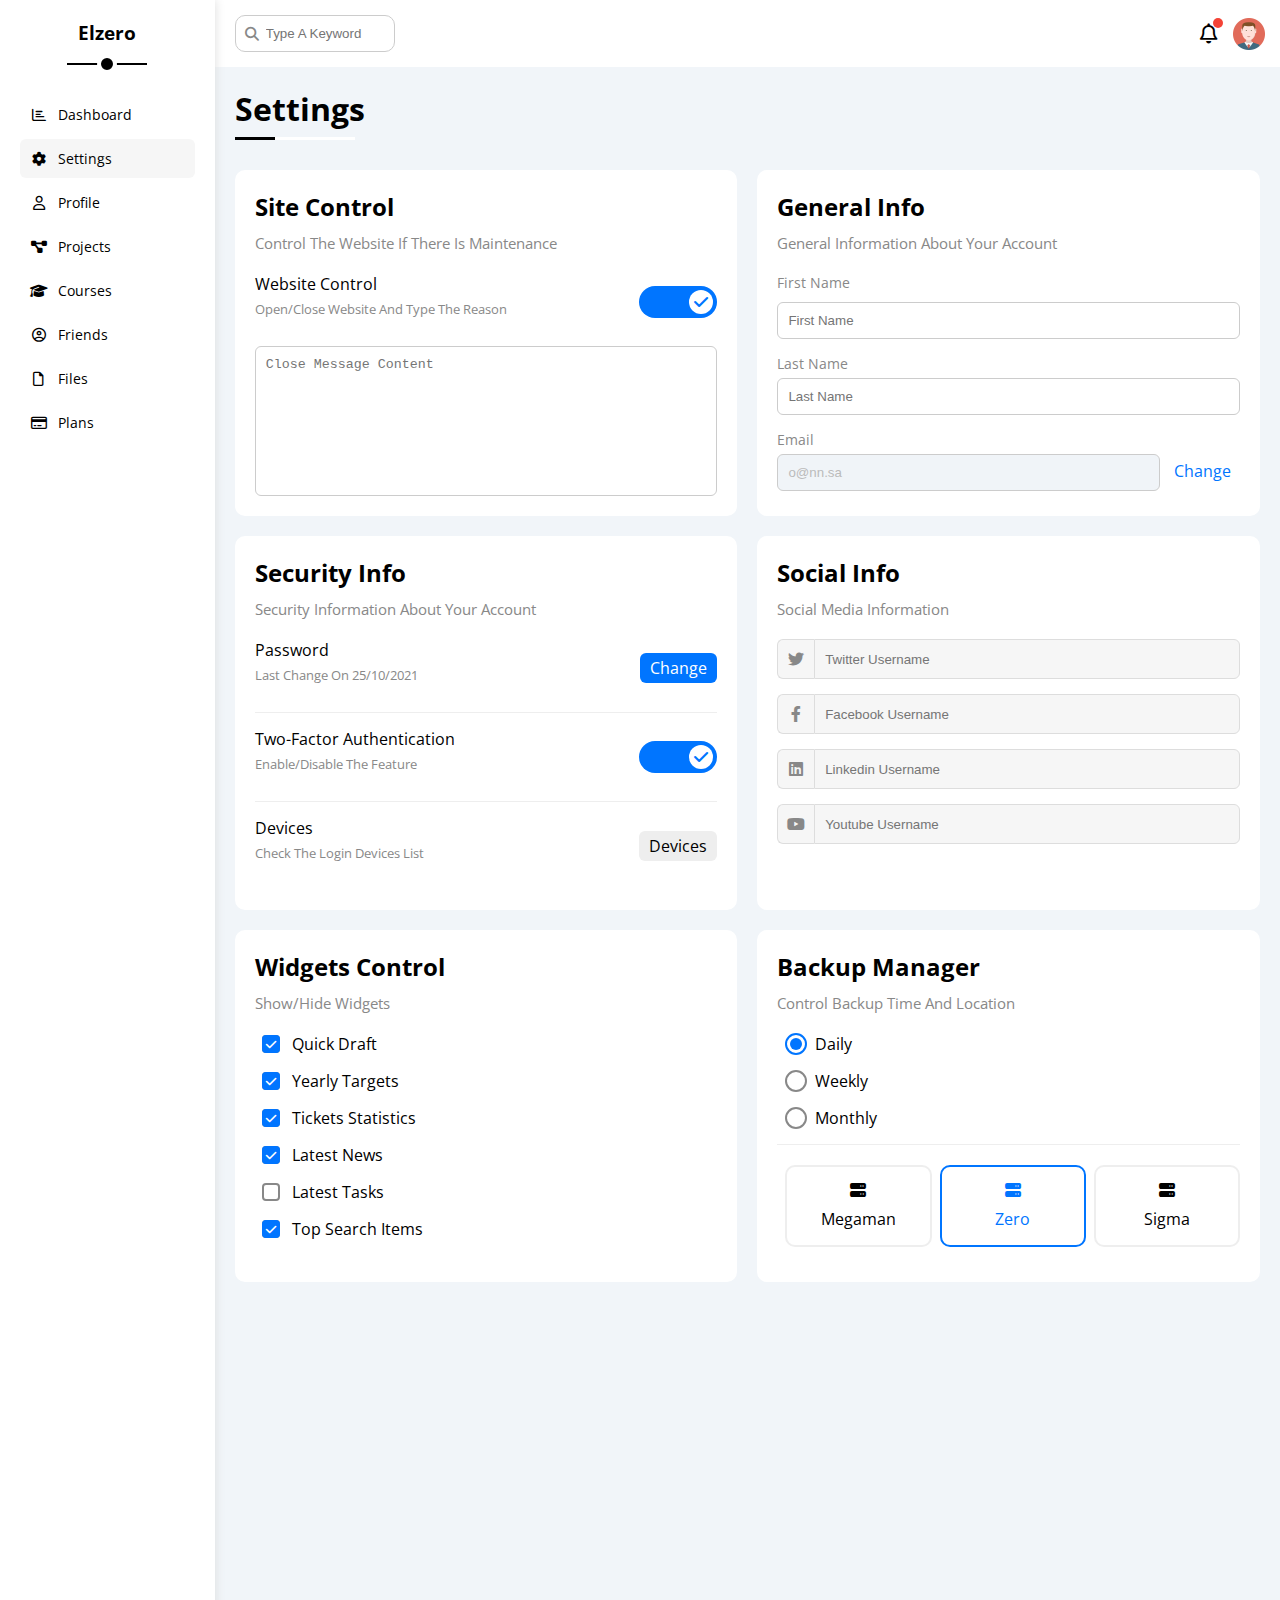
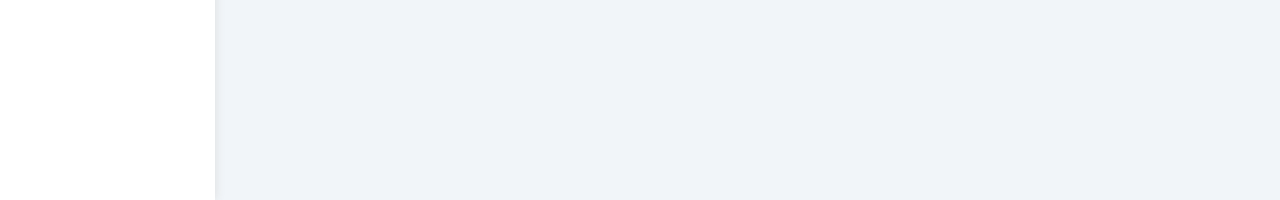
<file: settings.html>
<!DOCTYPE html>
<html lang="en">
  <head>
    <meta charset="UTF-8" />
    <meta http-equiv="X-UA-Compatible" content="IE=edge" />
    <meta name="viewport" content="width=device-width, initial-scale=1.0" />
    <title>Settings</title>
    <link rel="stylesheet" href="css/all.min.css" />
    <link rel="stylesheet" href="css/framework.css" />
    <link rel="stylesheet" href="css/master.css" />
    <link rel="preconnect" href="https://fonts.googleapis.com" />
    <link rel="preconnect" href="https://fonts.gstatic.com" crossorigin />
    <link href="https://fonts.googleapis.com/css2?family=Open+Sans:wght@300;500&display=swap" rel="stylesheet" />
  </head>
  <body>
    <!DOCTYPE html>
    <html lang="en">
      <head>
        <meta charset="UTF-8" />
        <meta http-equiv="X-UA-Compatible" content="IE=edge" />
        <meta name="viewport" content="width=device-width, initial-scale=1.0" />
        <title>Settings</title>
        <link rel="stylesheet" href="css/all.min.css" />
        <link rel="stylesheet" href="css/framework.css" />
        <link rel="stylesheet" href="css/master.css" />
        <link rel="preconnect" href="https://fonts.googleapis.com" />
        <link rel="preconnect" href="https://fonts.gstatic.com" crossorigin />
        <link href="https://fonts.googleapis.com/css2?family=Open+Sans:wght@300;500&display=swap" rel="stylesheet" />
      </head>
      <body>
        <div class="page d-flex">
          <div class="sidebar bg-white p-20 p-relative">
            <h3 class="p-relative txt-c mt-0">Elzero</h3>
            <ul>
              <li>
                <a class="d-flex align-center fs-14 c-black rad-6 p-10" href="index.html">
                  <i class="fa-regular fa-chart-bar fa-fw"></i>
                  <span>Dashboard</span>
                </a>
              </li>
              <li>
                <a class="active d-flex align-center fs-14 c-black rad-6 p-10" href="settings.html">
                  <i class="fa-solid fa-gear fa-fw"></i>
                  <span>Settings</span>
                </a>
              </li>
              <li>
                <a class="d-flex align-center fs-14 c-black rad-6 p-10" href="profile.html">
                  <i class="fa-regular fa-user fa-fw"></i>
                  <span>Profile</span>
                </a>
              </li>
              <li>
                <a class="d-flex align-center fs-14 c-black rad-6 p-10" href="projects.html">
                  <i class="fa-solid fa-diagram-project fa-fw"></i>
                  <span>Projects</span>
                </a>
              </li>
              <li>
                <a class="d-flex align-center fs-14 c-black rad-6 p-10" href="courses.html">
                  <i class="fa-solid fa-graduation-cap fa-fw"></i>
                  <span>Courses</span>
                </a>
              </li>
              <li>
                <a class="d-flex align-center fs-14 c-black rad-6 p-10" href="friends.html">
                  <i class="fa-regular fa-circle-user fa-fw"></i>
                  <span>Friends</span>
                </a>
              </li>
              <li>
                <a class="d-flex align-center fs-14 c-black rad-6 p-10" href="files.html">
                  <i class="fa-regular fa-file fa-fw"></i>
                  <span>Files</span>
                </a>
              </li>
              <li>
                <a class="d-flex align-center fs-14 c-black rad-6 p-10" href="plans.html">
                  <i class="fa-regular fa-credit-card fa-fw"></i>
                  <span>Plans</span>
                </a>
              </li>
            </ul>
          </div>
          <div class="content w-full">
            <!-- Start Head -->
            <div class="head bg-white p-15 between-flex">
              <div class="search p-relative">
                <input class="p-10" type="search" placeholder="Type A Keyword" />
              </div>
              <div class="icons d-flex align-center">
                <span class="notification p-relative">
                  <i class="fa-regular fa-bell fa-lg"></i>
                </span>
                <img src="imgs/avatar.png" alt="" />
              </div>
            </div>
            <!-- End Head -->
            <h1 class="p-relative">Settings</h1>
            <div class="settings-page m-20 d-grid gap-20">
              <!-- Start Settings Box -->
              <div class="p-20 bg-white rad-10">
                <h2 class="mt-0 mb-10">Site Control</h2>
                <p class="mt-0 mb-20 c-grey fs-15">Control The Website If There Is Maintenance</p>
                <div class="mb-15 between-flex">
                  <div>
                    <span>Website Control</span>
                    <p class="c-grey mt-5 mb-0 fs-13">Open/Close Website And Type The Reason</p>
                  </div>
                  <div>
                    <label>
                      <input class="toggle-checkbox" type="checkbox" checked />
                      <div class="toggle-switch"></div>
                    </label>
                  </div>
                </div>
                <textarea class="close-message p-10 rad-6 d-block w-full" placeholder="Close Message Content"></textarea>
              </div>
              <!-- End Settings Box -->
              <!-- Start Settings Box -->
          <div class="p-20 bg-white rad-10">
            <h2 class="mt-0 mb-10">General Info</h2>
            <p class="mt-0 mb-20 c-grey fs-15">General Information About Your Account</p>
            <div class="mb-15">
              <label class="fs-14 c-grey d-block mb-10" for="first">First Name</label>
              <input
                class="b-none border-ccc p-10 rad-6 d-block w-full"
                type="text"
                id="first"
                placeholder="First Name"
              />
            </div>
            <div class="mb-15">
              <label class="fs-14 c-grey d-block mb-5" for="last">Last Name</label>
              <input
                class="b-none border-ccc p-10 rad-6 d-block w-full"
                id="last"
                type="text"
                placeholder="Last Name"
              />
            </div>
            <div>
              <label class="fs-14 c-grey d-block mb-5" for="email">Email</label>
              <input
                class="email b-none border-ccc p-10 rad-6 w-full mr-10"
                id="email"
                type="email"
                value="o@nn.sa"
                disabled
              />
              <a class="c-blue" href="#">Change</a>
            </div>
          </div>
              <!-- End Settings Box -->
               <!-- Start Settings Box -->
          <div class="p-20 bg-white rad-10">
            <h2 class="mt-0 mb-10">Security Info</h2>
            <p class="mt-0 mb-20 c-grey fs-15">Security Information About Your Account</p>
            <div class="sec-box mb-15 between-flex">
              <div>
                <span>Password</span>
                <p class="c-grey mt-5 mb-0 fs-13">Last Change On 25/10/2021</p>
              </div>
              <a class="button bg-blue c-white btn-shape" href="#">Change</a>
            </div>
            <div class="sec-box mb-15 between-flex">
              <div>
                <span>Two-Factor Authentication</span>
                <p class="c-grey mt-5 mb-0 fs-13">Enable/Disable The Feature</p>
              </div>
              <label>
                <input class="toggle-checkbox" type="checkbox" checked />
                <div class="toggle-switch"></div>
              </label>
            </div>
            <div class="sec-box between-flex">
              <div>
                <span>Devices</span>
                <p class="c-grey mt-5 mb-0 fs-13">Check The Login Devices List</p>
              </div>
              <a class="bg-eee c-black btn-shape" href="#">Devices</a>
            </div>
          </div>
          <!-- End Settings Box -->
            <!-- Start Settings Box -->
            <div class="social-boxes p-20 bg-white rad-10">
              <h2 class="mt-0 mb-10">Social Info</h2>
              <p class="mt-0 mb-20 c-grey fs-15">Social Media Information</p>
              <div class="d-flex align-center mb-15">
                <i class="fa-brands fa-twitter center-flex c-grey"></i>
                <input class="w-full" type="text" placeholder="Twitter Username" />
              </div>
              <div class="d-flex align-center mb-15">
                <i class="fa-brands fa-facebook-f center-flex c-grey"></i>
                <input class="w-full" type="text" placeholder="Facebook Username" />
              </div>
              <div class="d-flex align-center mb-15">
                <i class="fa-brands fa-linkedin center-flex c-grey"></i>
                <input class="w-full" type="text" placeholder="Linkedin Username" />
              </div>
              <div class="d-flex align-center">
                <i class="fa-brands fa-youtube center-flex c-grey"></i>
                <input class="w-full" type="text" placeholder="Youtube Username" />
              </div>
            </div>
            <!-- End Settings Box -->
             <!-- Start Settings Box -->
          <div class="widgets-control p-20 bg-white rad-10">
            <h2 class="mt-0 mb-10">Widgets Control</h2>
            <p class="mt-0 mb-20 c-grey fs-15">Show/Hide Widgets</p>
            <div class="control d-flex align-center mb-15">
              <input type="checkbox" id="one" checked />
              <label for="one">Quick Draft</label>
            </div>
            <div class="control d-flex align-center mb-15">
              <input type="checkbox" id="two" checked />
              <label for="two">Yearly Targets</label>
            </div>
            <div class="control d-flex align-center mb-15">
              <input type="checkbox" id="three" checked />
              <label for="three">Tickets Statistics</label>
            </div>
            <div class="control d-flex align-center mb-15">
              <input type="checkbox" id="four" checked />
              <label for="four">Latest News</label>
            </div>
            <div class="control d-flex align-center mb-15">
              <input type="checkbox" id="five" />
              <label for="five">Latest Tasks</label>
            </div>
            <div class="control d-flex align-center mb-15">
              <input type="checkbox" id="six" checked />
              <label for="six">Top Search Items</label>
            </div>
          </div>
          <!-- End Settings Box -->
           <!-- Start Settings Box -->
           <div class="backup-control p-20 bg-white rad-10">
            <h2 class="mt-0 mb-10">Backup Manager</h2>
            <p class="mt-0 mb-20 c-grey fs-15">Control Backup Time And Location</p>
            <div class="date d-flex align-center mb-15">
              <input type="radio" name="time" id="daily" checked />
              <label for="daily">Daily</label>
            </div>
            <div class="date d-flex align-center mb-15">
              <input type="radio" name="time" id="weekly" />
              <label for="weekly">Weekly</label>
            </div>
            <div class="date d-flex align-center mb-15">
              <input type="radio" name="time" id="monthly" />
              <label for="monthly">Monthly</label>
            </div>
            <div class="servers d-flex align-center txt-c">
              <input type="radio" name="servers" id="server-one" />
              <div class="server mb-15 rad-10 w-full">
                <label class="d-block m-15" for="server-one">
                  <i class="fa-solid fa-server d-block mb-10"></i>
                  Megaman
                </label>
              </div>
              <input type="radio" name="servers" id="server-two" checked />
              <div class="server mb-15 rad-10 w-full">
                <label class="d-block m-15" for="server-two">
                  <i class="fa-solid fa-server d-block mb-10"></i>
                  Zero
                </label>
              </div>
              <input type="radio" name="servers" id="server-three" />
              <div class="server mb-15 rad-10 w-full">
                <label class="d-block m-15" for="server-three">
                  <i class="fa-solid fa-server d-block mb-10"></i>
                  Sigma
                </label>
              </div>
            </div>
          </div>
          <!-- End Settings Box -->
        
  </body>
</html>
</file>
<file: css/framework.css>
:root {
  --blue-color: #0075ff;
  --blue-alt-color: #0d69d5;
  --orange-color: #f59e0b;
  --green-color: #22c55e;
  --red-color: #f44336;
  --grey-color: #888;
}
/* Start Box */
.d-flex {
  display: flex;
}
.f-wrap {
  flex-wrap: wrap;
}
.align-center {
  align-items: center;
}
.space-between {
  justify-content: space-between;
}
.d-grid {
  display: grid;
}
.gap-20 {
  gap: 20px;
}
.d-block {
  display: block;
}
@media (max-width: 767px) {
  .block-mobile {
    display: block;
  }
  .hide-mobile {
    display: none;
  }
}
/* End Box */
/* Start Padding + Margin */
.p-10 {
  padding: 10px;
}
.p-15 {
  padding: 15px;
}
.p-20 {
  padding: 20px;
}
.pt-10 {
  padding-top: 10px;
}
.pt-15 {
  padding-top: 15px;
}
.pt-20 {
  padding-top: 20px;
}
.pb-10 {
  padding-bottom: 10px;
}
.pb-15 {
  padding-bottom: 15px;
}
.pb-20 {
  padding-bottom: 20px;
}
.pl-15 {
  padding-left: 15px;
}
.m-0 {
  margin: 0;
}
.m-15 {
  margin: 15px;
}
.m-20 {
  margin: 20px;
}
.mt-0 {
  margin-top: 0;
}
.mt-5 {
  margin-top: 5px;
}
.mt-10 {
  margin-top: 10px;
}
.mt-15 {
  margin-top: 15px;
}
.mt-20 {
  margin-top: 20px;
}
.mt-25 {
  margin-top: 25px;
}
.mr-10 {
  margin-right: 10px;
}
.mr-15 {
  margin-right: 15px;
}
.mb-5 {
  margin-bottom: 5px;
}
.mb-10 {
  margin-bottom: 10px;
}
.mb-15 {
  margin-bottom: 15px;
}
.mb-20 {
  margin-bottom: 20px;
}
.mb-25 {
  margin-bottom: 25px;
}
/* End Padding + Margin */
/* Start Color */
.c-black {
  color: black;
}
.c-white {
  color: white;
}
.c-grey {
  color: var(--grey-color);
}
.c-red {
  color: var(--red-color);
}
.c-green {
  color: var(--green-color);
}
.c-blue {
  color: var(--blue-color);
}
.c-orange {
  color: var(--orange-color);
}
.bg-red {
  background-color: var(--red-color);
}
.bg-green {
  background-color: var(--green-color);
}
.bg-blue {
  background-color: var(--blue-color);
}
.bg-orange {
  background-color: var(--orange-color);
}
.bg-white {
  background-color: white;
}
.bg-eee {
  background-color: #eee;
}
/* End Color */
/* Start Position */
.p-relative {
  position: relative;
}
.p-absolute {
  position: absolute;
}
/* End Position */
/* Start Font */
.txt-c {
  text-align: center;
}
.fs-13 {
  font-size: 13px;
}
.fs-14 {
  font-size: 14px;
}
.fs-15 {
  font-size: 15px;
}
.fs-25 {
  font-size: 25px;
}
.fw-bold {
  font-weight: bold;
}
@media (max-width: 767px) {
  .txt-c-mobile {
    text-align: center;
  }
}
/* End Font */
/* Start Border */
.rad-6 {
  border-radius: 6px;
}
.rad-10 {
  border-radius: 10px;
}
.rad-half {
  border-radius: 50%;
}
.b-none {
  border: none;
}
.border-ccc {
  border: 1px solid #ccc;
}
.border-eee {
  border: 1px solid #eee;
}

/* End Border */
/* Start Width + Height */
.w-full {
  width: 100%;
}
.w-100 {
  width: 100px;
}
.w-fit {
  width: fit-content;
}
.h-full {
  height: 100%;
}
.h-100 {
  height: 100px;
}
/* End Width + Height */
/* Start Components */
.center-flex {
  display: flex;
  align-items: center;
  justify-content: center;
}
.between-flex {
  display: flex;
  align-items: center;
  justify-content: space-between;
}
.btn-shape {
  padding: 4px 10px;
  border-radius: 6px;
}
/* End Components */

/* Helper trick Start*/

/* @media (max-width:767px){
    .hide-mobile{
        display: none;
    }
} */

/* Helper trick End */
</file>
<file: css/master.css>
:root {
    --blue-color: #0075ff;
    --blue-alt-color: #0d69d5;
    --orange-color: #f59e0b;
    --green-color: #22c55e;
    --red-color: #f44336;
    --grey-color: #888;
    }
* {
    box-sizing: border-box;
}
body{
    font-family: "Open Sans", "sans-serif";
    margin: 0;
}

*:focus{
    outline: none;
}
a{
    text-decoration: none;
}
ul{
    list-style: none;
    padding: 0;
}
::-webkit-scrollbar{
    width: 15px;
    
}
::-webkit-scrollbar-track{
    background-color: white;

}
::-webkit-scrollbar-thumb{
    background-color: var(--blue-color);

}
::-webkit-scrollbar-thumb:hover{
    background-color: var(--blue-alt-color);

}
.page {
    background-color: #f1f5f9;
    min-height: 200vh;
}
/* Start Sidebar */
.sidebar{
    width: 250px;
    box-shadow: 0 0 10px #DDD;
}
.sidebar >h3{
    margin-bottom: 50px;
}
.sidebar >h3::before,
.sidebar >h3::after{
    content: "";
    background-color: black;
    transform: translateX(-50%);
    position: absolute;
    left: 50%;
}
.sidebar >h3::before{
    
    width: 80px;
    height: 2px;
    bottom: -20px;

}
.sidebar >h3::after{
    bottom: -29px;
    width: 12px;
    height: 12px;
    border-radius: 50%;
    border: 4px solid white;
}

.sidebar ul li a{
   transition: 0.3s;
   margin-bottom: 5px;
}
.sidebar ul li a:hover,
.sidebar ul li a.active{
    background-color: #f6f6f6;
}
.sidebar ul li a span{
    font-size:14px;
    margin-left: 10px;
}
@media (max-width:767px){
    .sidebar{
        width: 58px;
        padding: 10px;
    }
    .sidebar >h3 {
        font-size :13px;
        margin-bottom: 15px;
    }
    .sidebar >h3::before,
    .sidebar >h3::after {
        display: none;
    }
    .sidebar ul li a span {
        display: none;
    }
}
/* End Sidebar */
/* Start Content */
.content{
    overflow: hidden;
}
.head .search::before{
    font-family: var(--fa-style-family-classic);
    content: "\f002";
    font-weight: 900;
    position: absolute;
    left: 15px;
    top: 50%;
    transform: translateY(-50%);
    font-size: 14px;
    color: var(--grey-color);
}
.head .search input{
    border: 1px solid#ccc;
    border-radius: 10px;
    margin-left: 5px;
    padding-left: 30px;
    width: 160px;
    transition: width 0.3s;
}
.head .search input:focus{
    width: 200px;

}
.head .search input:focus::placeholder{
    opacity: 0;
}
.head .icons .notification::before{
    content: "";
    position: absolute;
    width: 10px;
    height: 10px;
    background-color: var(--red-color);
    border-radius: 50%;
    right: -5px;
    top: -5px;
}
.head .icons img{
    width: 32px;
    height: 32px;
    margin-left: 15px;
}
.page h1{
    margin:20px 20px 40px;

}
.page h1::before,
.page h1::after{
    content: "";
    height: 3px;
    position: absolute;
    bottom: -10px;
    left: 0;
}
.page h1::before{
    background-color: white;
    width: 120px;
}
.page h1::after{
    background-color: black;
    width: 40px;
}
.wrapper {
    grid-template-columns: repeat(auto-fill, minmax(450px, 1fr));
    margin-left: 20px;
    margin-right: 20px;
    margin-bottom: 20px;
  }
@media (max-width: 767px) {
    .wrapper {
        grid-template-columns: minmax(200px, 1fr);
        margin-left: 10px;
        margin-right: 10px;
        gap: 10px;
    }
    
}
/* End Content */
/* Start Welcome widget */
.welcome{
    overflow: hidden;
}
.welcome .intro img{
    width: 200px;
    margin-bottom: -10px;
}
.welcome .avatar{
    width: 64px;
    height: 64px;
    border: 2px solid white;
    border-radius: 50%;
    padding: 2px;
    box-shadow: 0 0 5px #ddd;
    margin-left: 20px;
    margin-top: -32px;
}
.welcome .body{
    border-top:1px solid #eee;
    border-bottom:1px solid #eee;
}
.welcome .body > div{
    flex: 1;
}
.welcome .visit{
    margin: 0 15px 15px auto;
    transition: 0.3s;
}
.welcome .visit:hover{
    background-color: var(--blue-alt-color);
}
@media (max-width: 767px) {
    .welcome .intro{
    padding-bottom: 30px;
    }
    .welcome .avatar{
        margin-left: 0;
    }
    .welcome .body > div:not(:last-child){
        margin-bottom: 20px;
    }
    
}
/* End Welcome widget */
/* Start Quick Draft Widget */
.quick-draft textarea{
    resize: none;
    min-height: 180px;
}
.quick-draft .save{
    margin-left: auto;
    transition: 0.3s;
    cursor: pointer;
}
.quick-draft .save:hover{
    background-color: var(--blue-alt-color);
}
/* End Quick Draft Widget */
/* Start Target  */
.targets .target-row .icon{
    width: 80px;
    height: 80px;
    margin-right: 15px;
}
.targets .details{
    flex: 1;
}
.targets .details .progress{
    height: 4px;
}
.targets .details .progress > span{
    position: absolute;
    left: 0;
    top: 0;
    height: 100%;
    
}
.targets .details .progress > span span{
    position:absolute;
    bottom: 16px;
    right: -16px;
    color: white;
    padding: 2px 5px;
    border-radius: 6px;
    font-size: 12px;
}
.targets .details .progress > span span::after{
    content: "";
    border-color: transparent;
    border-width: 5px;
    border-style: solid;
    position: absolute;
    bottom: -10px;
    border-top-color:var(--blue-color);
    left: 50%;
    transform: translateX(-50%);

}
.targets .details .progress > .blue span::after{
    border-top-color:var(--blue-color);
}
.targets .details .progress > .orange span::after{
    border-top-color:var(--orange-color);
}
.targets .details .progress > .green span::after{
    border-top-color:var(--green-color);
}
.blue .icon,
.blue .progress{
    background-color: rgb(0 117 255 / 20%);

}
.orange .icon,
.orange .progress{
    background-color: rgb(245 158 11 / 20%);

}
.green .icon,
.green .progress{
    background-color: rgb(34 197 94 / 20%);

}
/* End Target  */
/* Start Tickets */
.tickets .box {
    border: 1px solid #ccc;
    width: calc(50% - 10px);
  }
  @media (max-width: 767px) {
    .tickets .box {
      width: 100%;
    }
  }  

/* End Tickets */
/* Start Latest News */
.latest-news .news-row:not(:last-of-type) {
    margin-bottom: 20px;
    padding-bottom: 20px;
    border-bottom: 1px solid #eee;
  }
  .latest-news .news-row img {
    width: 100px;
    border-radius: 6px;
    margin-right: 15px;
  }
  .latest-news .info {
    flex-grow: 1;
  }
  .latest-news .info h3 {
    margin: 0 0 6px;
    font-size: 16px;
  }
  @media (max-width: 767px) {
    .latest-news .news-row {
      display: block;
    }
    .latest-news .news-row .label {
      margin: 10px auto;
      width: fit-content;
    }
  }
  /* End Latest News */
  /* Start Tasks */
.tasks .task-row:not(:last-of-type) {
    margin-bottom: 15px;
    padding-bottom: 15px;
    border-bottom: 1px solid #eee;
  }
  .tasks .info {
    flex-grow: 1;
  }
  .tasks .done {
    opacity: 0.3;
  }
  .tasks .done h3,
  .tasks .done p {
    text-decoration: line-through;
  }
  .tasks .delete {
    cursor: pointer;
    transition: 0.3s;
  }
  .tasks .delete:hover {
    color: var(--red-color);
  }
  /* End Tasks */
  /* Start Latest Uploads */
.latest-uploads ul li:not(:last-child) {
    border-bottom: 1px solid #eee;
  }
  .latest-uploads ul li img {
    width: 40px;
    height: 40px;
  }
  /* End Latest Uploads */
  /* Start Last Project */
.last-project ul::before {
    content: "";
    position: absolute;
    left: 11px;
    width: 2px;
    height: 100%;
    background-color: var(--blue-color);
  }
  .last-project ul li::before {
    content: "";
    width: 20px;
    height: 20px;
    display: block;
    border-radius: 50%;
    background-color: white;
    border: 2px solid white;
    outline: 2px solid var(--blue-color);
    margin-right: 15px;
    z-index: 1;
  }
  .last-project ul li.done::before {
    background-color: var(--blue-color);
  }
  .last-project ul li.current::before {
    animation: change-color 0.8s infinite alternate;
  }
  .last-project .launch-icon {
    position: absolute;
    width: 160px;
    right: 0;
    bottom: 0;
    opacity: 0.1;
  }
  /* End Last Project */
  /* Start Reminders */
.reminders ul li .key {
    width: 15px;
    height: 15px;
  }
  .reminders ul li > .blue {
    border-left: 2px solid var(--blue-color);
  }
  .reminders ul li > .green {
    border-left: 2px solid var(--green-color);
  }
  .reminders ul li > .orange {
    border-left: 2px solid var(--orange-color);
  }
  .reminders ul li > .red {
    border-left: 2px solid var(--red-color);
  }
  /* End Reminders */
  /* Start Latest Post */
.latest-post .avatar {
  width: 48px;
  height: 48px;
}
.latest-post .post-content {
  text-transform: capitalize;
  line-height: 1.8;
  border-top: 1px solid #eee;
  border-bottom: 1px solid #eee;
  min-height: 140px;
}
/* End Latest Post */
/* Start Social Media */
.social-media .box {
  padding-left: 70px;
}
.social-media .box i {
  position: absolute;
  left: 0;
  top: 0;
  width: 52px;
  transition: 0.3s;
}
.social-media .box i:hover {
  transform: rotate(5deg);
}
.social-media .twitter {
  background-color: rgb(29 161 242 / 20%);
  color: #1da1f2;
}
.social-media .twitter i,
.social-media .twitter a {
  background-color: #1da1f2;
}
.social-media .facebook {
  background-color: rgb(24 119 242 / 20%);
  color: #1da1f2;
}
.social-media .facebook i,
.social-media .facebook a {
  background-color: #1877f2;
}
.social-media .youtube {
  background-color: rgb(255 0 0 / 20%);
  color: #ff0000;
}
.social-media .youtube i,
.social-media .youtube a {
  background-color: #ff0000;
}
.social-media .linkedin {
  background-color: rgb(0 119 181 / 20%);
  color: #0077b5;
}
.social-media .linkedin i,
.social-media .linkedin a {
  background-color: #0077b5;
}
/* End Social Media */
/* Start Projects Table */
.projects .responsive-table {
  overflow-x: auto;
}
.projects table {
  min-width: 1000px;
  border-spacing: 0;
}
.projects thead td {
  background-color: #eee;
  font-weight: bold;
}
.projects table td {
  padding: 15px;
}
.projects tbody td {
  border-bottom: 1px solid #eee;
  border-left: 1px solid #eee;
  transition: 0.3s;
}
.projects table tbody tr td:last-child {
  border-right: 1px solid #eee;
}
.projects tbody tr:hover td {
  background-color: #faf7f7;
}
.projects table img {
  width: 32px;
  height: 32px;
  border-radius: 50%;
  padding: 2px;
  background-color: white;
}
.projects table img:not(:first-child) {
  margin-left: -20px;
}
.projects table .label {
  font-size: 13px;
}
/* End Projects Table */
/* Start Settings */
.settings-page {
  grid-template-columns: repeat(auto-fill, minmax(500px, 1fr));
}
@media (max-width: 767px) {
  .settings-page {
    grid-template-columns: minmax(100px, 1fr);
    margin-left: 10px;
    margin-right: 10px;
    gap: 10px;
  }
}
.settings-page .close-message {
  border: 1px solid #ccc;
  resize: none;
  min-height: 150px;
}
.settings-page .email {
  display: inline-flex;
  width: calc(100% - 80px);
}
.settings-page .sec-box {
  padding-bottom: 15px;
}
.settings-page .sec-box:not(:last-of-type) {
  border-bottom: 1px solid #eee;
}
.settings-page .sec-box .button {
  transition: 0.3s;
}
.settings-page .sec-box .button:hover {
  background-color: var(--blue-alt-color);
}
.settings-page .social-boxes i {
  width: 40px;
  height: 40px;
  background-color: #f6f6f6;
  border: 1px solid #ddd;
  border-right: none;
  border-radius: 6px 0 0 6px;
  transition: 0.3s;
}
.settings-page .social-boxes input {
  height: 40px;
  background-color: #f6f6f6;
  border: 1px solid #ddd;
  padding-left: 10px;
  border-radius: 0 6px 6px 0;
}
.settings-page .social-boxes > div:focus-within i {
  color: black;
}
.widgets-control .control input[type="checkbox"] {
  -webkit-appearance: none;
  appearance: none;
}
.widgets-control .control label {
  padding-left: 30px;
  cursor: pointer;
  position: relative;
}
.widgets-control .control label::before,
.widgets-control .control label::after {
  position: absolute;
  left: 0;
  top: 50%;
  margin-top: -9px;
  border-radius: 4px;
}
.widgets-control .control label::before {
  content: "";
  width: 14px;
  height: 14px;
  border: 2px solid var(--grey-color);
}
.widgets-control .control label:hover::before {
  border-color: var(--blue-alt-color);
}
.widgets-control .control label::after {
  font-family: var(--fa-style-family-classic);
  content: "\f00c";
  font-weight: 900;
  background-color: var(--blue-color);
  color: white;
  font-size: 12px;
  width: 18px;
  height: 18px;
  display: flex;
  justify-content: center;
  align-items: center;
  transform: scale(0) rotate(360deg);
  transition: 0.3s;
}
.widgets-control .control input[type="checkbox"]:checked + label::after {
  transform: scale(1);
}
.backup-control input[type="radio"] {
  -webkit-appearance: none;
  appearance: none;
}
.backup-control .date label {
  padding-left: 30px;
  cursor: pointer;
  position: relative;
}
.backup-control .date label::before {
  content: "";
  position: absolute;
  top: 50%;
  left: 0;
  margin-top: -11px;
  width: 18px;
  height: 18px;
  border: 2px solid var(--grey-color);
  border-radius: 50%;
}
.backup-control .date label::after {
  content: "";
  position: absolute;
  left: 5px;
  top: 5px;
  width: 12px;
  height: 12px;
  background: var(--blue-color);
  border-radius: 50%;
  transition: 0.3s;
  transform: scale(0);
}
.backup-control .date input[type="radio"]:checked + label::before {
  border-color: var(--blue-color);
}
.backup-control .date input[type="radio"]:checked + label::after {
  transform: scale(1);
}
.backup-control .servers {
  border-top: 1px solid #eee;
  padding-top: 20px;
}
@media (max-width: 767px) {
  .backup-control .servers {
    flex-wrap: wrap;
  }
}
.backup-control .servers .server {
  border: 2px solid #eee;
  position: relative;
}
.backup-control .servers .server label {
  cursor: pointer;
}
.backup-control .servers input[type="radio"]:checked + .server {
  border-color: var(--blue-color);
  color: var(--blue-color);
}
.toggle-checkbox {
  -webkit-appearance: none;
  appearance: none;
  display: none;
}
.toggle-switch {
  background-color: #ccc;
  width: 78px;
  height: 32px;
  border-radius: 16px;
  position: relative;
  transition: 0.3s;
  cursor: pointer;
}
.toggle-switch::before {
  font-family: var(--fa-style-family-classic);
  content: "\f00d";
  font-weight: 900;
  background-color: white;
  width: 24px;
  height: 24px;
  position: absolute;
  border-radius: 50%;
  top: 4px;
  left: 4px;
  display: flex;
  justify-content: center;
  align-items: center;
  color: #aaa;
  transition: 0.3s;
}
.toggle-checkbox:checked + .toggle-switch {
  background-color: var(--blue-color);
}
.toggle-checkbox:checked + .toggle-switch::before {
  content: "\f00c";
  left: 50px;
  color: var(--blue-color);
}
.settings-page :disabled {
  cursor: no-drop;
  background-color: #f0f4f8;
  color: #bbb;
}
/* End Settings */
/* Start Profile Page */
@media (max-width: 767px) {
  .profile-page .overview {
    flex-direction: column;
  }
}
.profile-page .avatar-box {
  width: 300px;
}
@media (min-width: 768px) {
  .profile-page .avatar-box {
    border-right: 1px solid #eee;
  }
}
.profile-page .avatar-box > img {
  width: 120px;
  height: 120px;
}
.profile-page .avatar-box .level {
  height: 6px;
  overflow: hidden;
  margin: auto;
  width: 70%;
}
.profile-page .avatar-box .level span {
  position: absolute;
  left: 0;
  top: 0;
  height: 100%;
  background-color: var(--blue-color);
  border-radius: 6px;
}
.profile-page .info-box .box {
  flex-wrap: wrap;
  border-bottom: 1px solid #eee;
  transition: 0.3s;
}
.profile-page .info-box .box:hover {
  background-color: #f9f9f9;
}
.profile-page .info-box .box > div {
  min-width: 250px;
  padding: 10px 0 0;
}
.profile-page .info-box h4 {
  font-weight: normal;
}
/* Start Training Code */
.profile-page .info-box .toggle-switch {
  height: 20px;
}
@media (max-width: 767px) {
  .profile-page .info-box .toggle-switch {
    margin: auto;
  }
}
.profile-page .info-box .toggle-switch::before {
  width: 12px;
  height: 12px;
  font-size: 8px;
}
.profile-page .info-box .toggle-checkbox:checked + .toggle-switch::before {
  left: 62px;
}
/* End Training Code */
@media (max-width: 767px) {
  .profile-page .other-data {
    flex-direction: column;
  }
}
.profile-page .skills-card {
  flex-grow: 1;
}
.profile-page .skills-card ul li {
  padding: 15px 0;
}
.profile-page .skills-card ul li:not(:last-child) {
  border-bottom: 1px solid #eee;
}
.profile-page .skills-card ul li span {
  display: inline-flex;
  padding: 4px 10px;
  background-color: #eee;
  border-radius: 6px;
  font-size: 14px;
}
.profile-page .skills-card ul li span:not(:last-child) {
  margin-right: 5px;
}
.profile-page .activities {
  flex-grow: 2;
}
.profile-page .activity:not(:last-of-type) {
  border-bottom: 1px solid #eee;
  padding-bottom: 20px;
  margin-bottom: 20px;
}
.profile-page .activity img {
  width: 64px;
  height: 64px;
  margin-right: 10px;
}
@media (min-width: 768px) {
  .profile-page .activity .date {
    margin-left: auto;
    text-align: right;
  }
}
@media (max-width: 767px) {
  .profile-page .activity {
    flex-direction: column;
  }
  .profile-page .activity img {
    margin-right: 0;
    margin-bottom: 15px;
  }
  .profile-page .activity .date {
    margin-top: 15px;
  }
}
/* End Profile Page */
/* Start Projects Page */
.projects-page {
  grid-template-columns: repeat(auto-fill, minmax(500px, 1fr));
}
@media (max-width: 767px) {
  .projects-page {
    grid-template-columns: minmax(200px, 1fr);
    margin-left: 10px;
    margin-right: 10px;
    gap: 10px;
  }
}
.projects-page .project .date {
  position: absolute;
  right: 10px;
  top: 10px;
}
.projects-page .project h4 {
  font-weight: normal;
}
.projects-page .project .team {
  position: relative;
  min-height: 80px;
}
.projects-page .project .team a {
  position: absolute;
  left: 0;
  bottom: 0;
}
.projects-page .project .team a:nth-child(2) {
  left: 25px;
}
.projects-page .project .team a:nth-child(3) {
  left: 50px;
}
.projects-page .project .team a:nth-child(4) {
  left: 75px;
}
.projects-page .project .team a:nth-child(5) {
  left: 100px;
}
.projects-page .project .team a:hover {
  z-index: 1000;
}
.projects-page .project .team img {
  width: 40px;
  height: 40px;
  border-radius: 50%;
  border: 2px solid white;
}
.projects-page .project .do {
  justify-content: flex-end;
  border-top: 1px solid #eee;
  padding-top: 15px;
  margin-top: 15px;
}
@media (max-width: 767px) {
  .projects-page .project .do {
    flex-direction: column;
  }
}
.projects-page .project .do span {
  padding: 3px 8px;
  margin-left: 5px;
  width: fit-content;
}
@media (max-width: 767px) {
  .projects-page .project .do span:not(:last-child) {
    margin-bottom: 15px;
  }
}
.projects-page .project .info {
  border-top: 1px solid #eee;
  margin-top: 15px;
  padding-top: 15px;
}
@media (max-width: 767px) {
  .projects-page .project .info {
    flex-direction: column;
  }
}
.projects-page .project .prog {
  height: 8px;
  width: 260px;
  position: relative;
  border-radius: 6px;
}
@media (max-width: 767px) {
  .projects-page .project .prog {
    margin-bottom: 15px;
  }
}
.projects-page .project .prog span {
  position: absolute;
  left: 0;
  top: 0;
  height: 100%;
  border-radius: 6px;
}
/* End Projects Page */
/* Start Courses Page */
.courses-page {
  grid-template-columns: repeat(auto-fill, minmax(300px, 1fr));
}
@media (max-width: 767px) {
  .courses-page {
    grid-template-columns: minmax(200px, 1fr);
    margin-left: 10px;
    margin-right: 10px;
    gap: 10px;
  }
}
.courses-page .course {
  overflow: hidden;
}
.courses-page .course .cover {
  max-width: 100%;
}
.courses-page .course .instructor {
  position: absolute;
  width: 64px;
  height: 64px;
  border-radius: 50%;
  top: 20px;
  left: 20px;
  border: 2px solid white;
}
.courses-page .course .description {
  line-height: 1.6;
}
.courses-page .course .info {
  border-top: 1px solid #eee;
  font-size: 13px;
}
.courses-page .course .info .title {
  position: absolute;
  top: -13px;
  left: 50%;
  transform: translateX(-50%);
  font-size: 13px;
}
/* End Courses Page */
/* Start Friends Page */
.friends-page {
  grid-template-columns: repeat(auto-fill, minmax(300px, 1fr));
}
@media (max-width: 767px) {
  .friends-page {
    grid-template-columns: minmax(200px, 1fr);
    margin-left: 10px;
    margin-right: 10px;
    gap: 10px;
  }
}
.friends-page .contact {
  position: absolute;
  left: 10px;
  top: 10px;
}
.friends-page .contact i {
  background-color: #eee;
  padding: 10px;
  border-radius: 50%;
  color: #666;
  font-size: 13px;
  cursor: pointer;
  transition: 0.3s;
}
.friends-page .contact i:hover {
  background-color: var(--blue-color);
  color: white;
}
.friends-page .friend .icons {
  border-top: 1px solid #eee;
  border-bottom: 1px solid #eee;
  margin-top: 15px;
  margin-bottom: 15px;
  padding-top: 15px;
  padding-bottom: 15px;
}
.friends-page .friend .icons i {
  margin-right: 5px;
}
.friends-page .friend .icons .vip {
  position: absolute;
  right: 0;
  top: 50%;
  transform: translateY(-50%);
  font-size: 40px;
  opacity: 0.2;
}
/* End Friends Page */

.files-page {
  flex-direction: row-reverse;
  align-items: flex-start;
}
@media (max-width: 767px) {
  .files-page {
    flex-direction: column;
    align-items: normal;
  }
}
.files-page .files-stats {
  min-width: 260px;
}
.files-page .files-stats .icon {
  width: 40px;
  height: 40px;
  margin-right: 10px;
}
.files-page .files-stats .size {
  margin-left: auto;
}
.files-page .files-stats .blue {
  background-color: rgb(0 117 255 / 20%);
}
.files-page .files-stats .green {
  background-color: rgb(34 197 94 / 20%);
}
.files-page .files-stats .red {
  background-color: rgb(244 67 54 / 20%);
}
.files-page .files-stats .orange {
  background-color: rgb(245 158 11 / 20%);
}
.files-page .files-stats .upload {
  margin: 15px auto 0;
  padding: 10px 15px;
  transition: 0.3s;
}
.files-page .files-stats .upload:hover {
  background-color: var(--blue-alt-color);
}
.files-page .files-stats .upload:hover i {
  animation: go-up 0.8s infinite;
}
.files-page .files-content {
  flex: 1;
  grid-template-columns: repeat(auto-fill, minmax(200px, 1fr));
}
.files-page .files-content img {
  width: 64px;
  height: 64px;
  transition: 0.3s;
}
.files-page .files-content .file:hover img {
  transform: rotate(5deg);
}
.files-page .files-content .info {
  border-top: 1px solid #eee;
}
/* End Files Page */
/* Start Plans Page */
.plans-page {
  grid-template-columns: repeat(auto-fill, minmax(450px, 1fr));
}
@media (max-width: 767px) {
  .plans-page {
    grid-template-columns: minmax(250px, 1fr);
    margin-left: 10px;
    margin-right: 10px;
    gap: 10px;
  }
}
.plans-page .plan .top {
  border: 3px solid white;
  outline: 3px solid transparent;
}
.plans-page .plan.green .top {
  outline-color: var(--green-color);
}
.plans-page .plan.blue .top {
  outline-color: var(--blue-color);
}
.plans-page .plan.orange .top {
  outline-color: var(--orange-color);
}
.plans-page .plan .price {
  position: relative;
  font-size: 40px;
  width: fit-content;
  margin: auto;
}
.plans-page .plan .price span {
  position: absolute;
  left: -20px;
  top: 0;
  font-size: 25px;
}
.plans-page .plan ul li {
  padding: 15px 0;
  display: flex;
  align-items: center;
  font-size: 15px;
  border-bottom: 1px solid #eee;
}
.plans-page .plan ul li .yes {
  color: var(--green-color);
}
.plans-page .plan ul li i:not(.yes, .help) {
  color: var(--red-color);
}
.plans-page .plan ul li i:first-child {
  font-size: 18px;
  margin-right: 5px;
}
.plans-page .plan ul li .help {
  color: var(--grey-color);
  margin-left: auto;
  cursor: pointer;
}
/* End Plans Page */
  /* Start Animation */
@keyframes change-color {
    from {
      background-color: var(--blue-color);
    }
    to {
      background-color: white;
    }
  }
  @keyframes go-up {
    0%,
    100% {
      transform: translateY(0);
    }
    50% {
      transform: translateY(-5px);
    }
  }
  /* End Animation */
</file>
